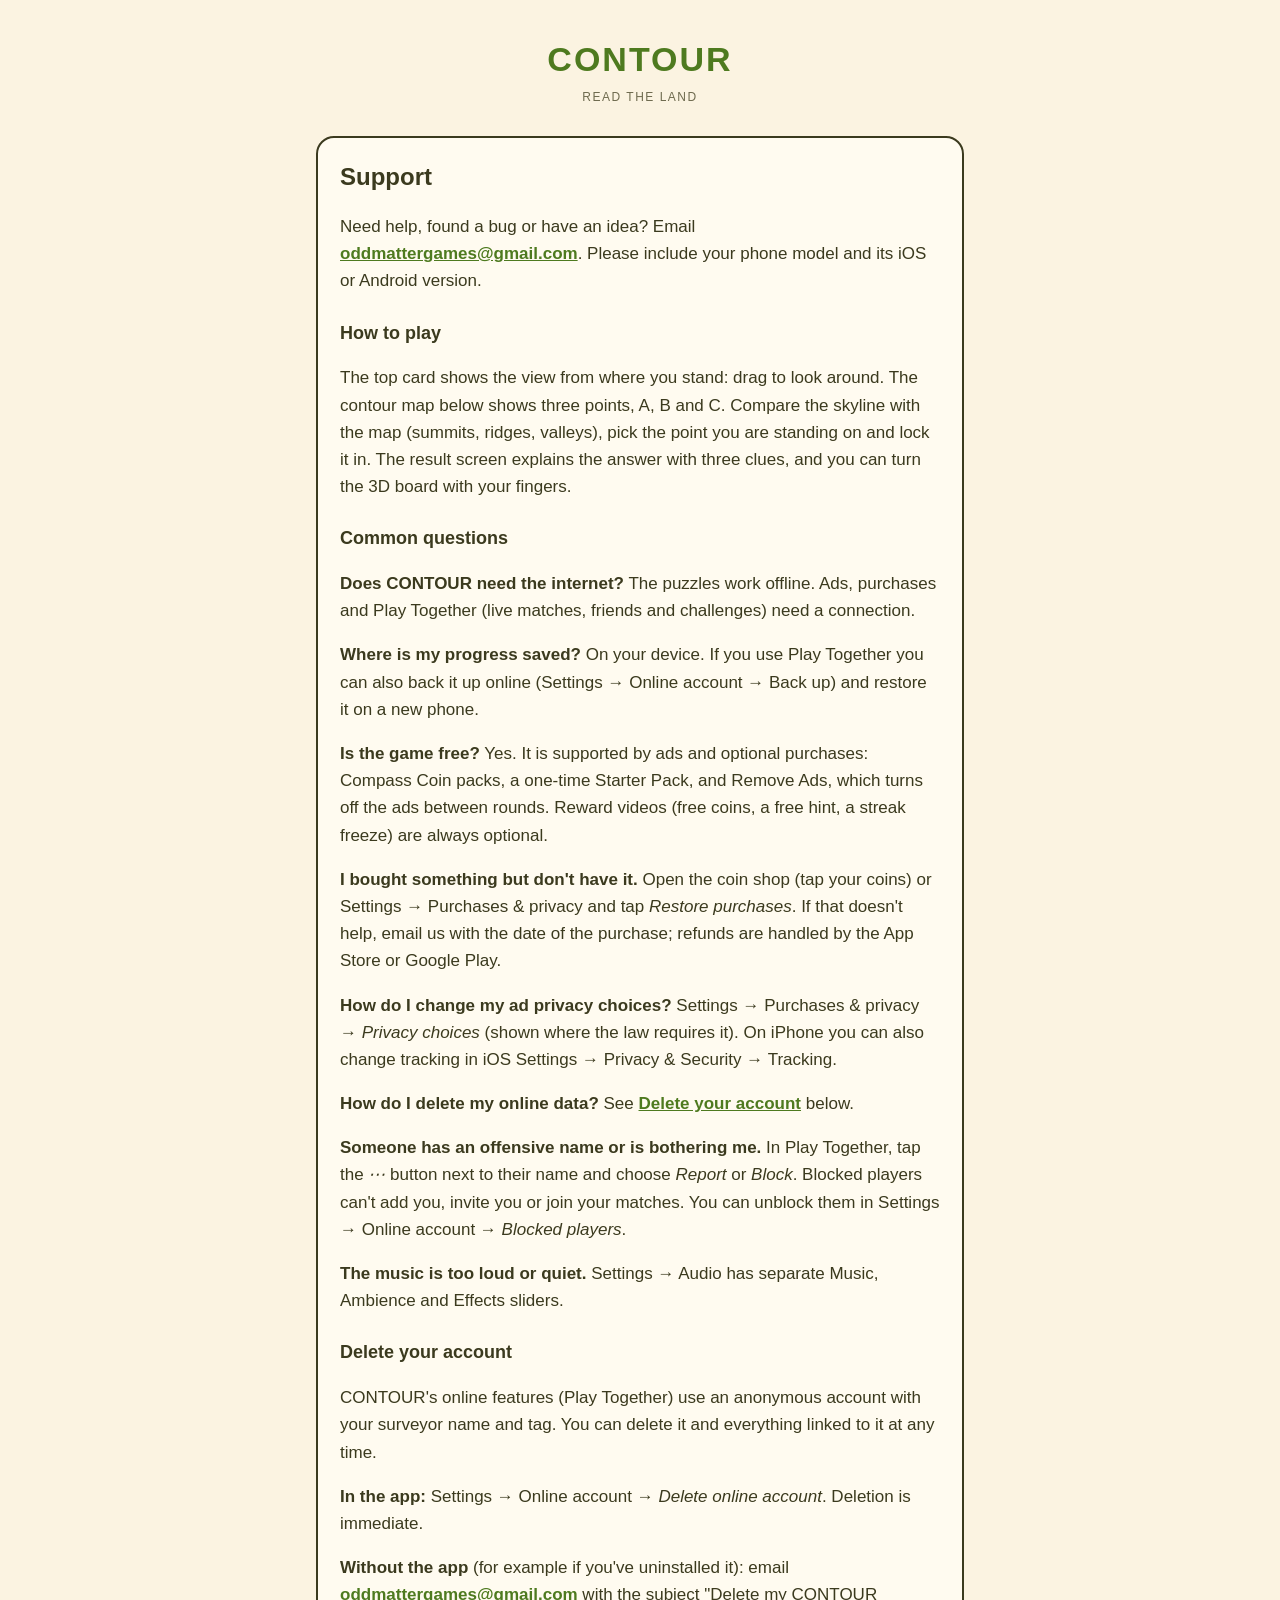
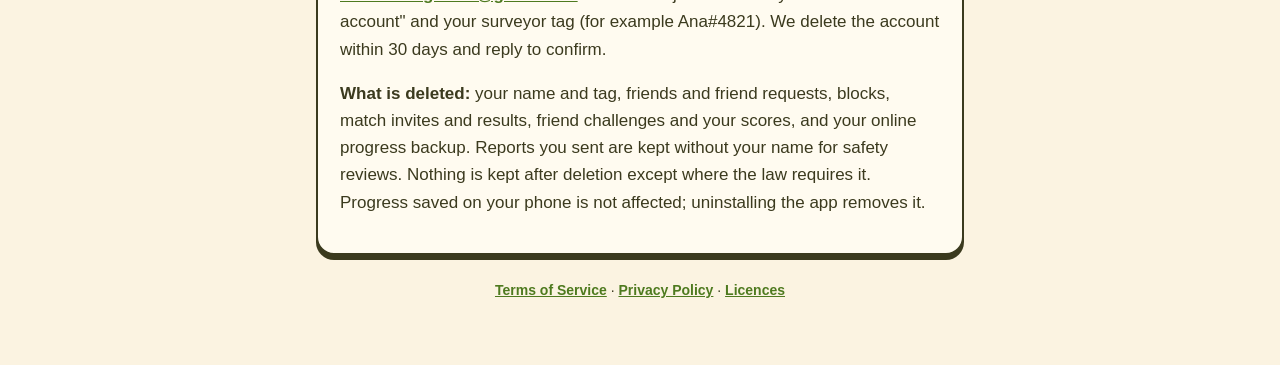
<file: index.html>
<!doctype html>
<html lang="en">
<head>
<meta charset="utf-8">
<meta name="viewport" content="width=device-width, initial-scale=1">
<title>CONTOUR Support</title>
<link rel="stylesheet" href="style.css">
</head>
<body>
<main>
  <header><p class="mark">CONTOUR</p><p class="tag">READ THE LAND</p></header>
  <div class="card">
    <h1>Support</h1>
    <p>Need help, found a bug or have an idea? Email <a href="mailto:oddmattergames@gmail.com">oddmattergames@gmail.com</a>. Please include
    your phone model and its iOS or Android version.</p>

    <h2>How to play</h2>
    <p>The top card shows the view from where you stand: drag to look around. The contour map below shows three
    points, A, B and C. Compare the skyline with the map (summits, ridges, valleys), pick the point you are standing
    on and lock it in. The result screen explains the answer with three clues, and you can turn the 3D board with your
    fingers.</p>

    <h2>Common questions</h2>
    <p><strong>Does CONTOUR need the internet?</strong> The puzzles work offline. Ads, purchases and Play Together
    (live matches, friends and challenges) need a connection.</p>
    <p><strong>Where is my progress saved?</strong> On your device. If you use Play Together you can also back it up
    online (Settings → Online account → Back up) and restore it on a new phone.</p>
    <p><strong>Is the game free?</strong> Yes. It is supported by ads and optional purchases: Compass Coin packs, a
    one-time Starter Pack, and Remove Ads, which turns off the ads between rounds. Reward videos (free coins, a free
    hint, a streak freeze) are always optional.</p>
    <p><strong>I bought something but don't have it.</strong> Open the coin shop (tap your coins) or Settings →
    Purchases &amp; privacy and tap <em>Restore purchases</em>. If that doesn't help, email us with the date of the
    purchase; refunds are handled by the App Store or Google Play.</p>
    <p><strong>How do I change my ad privacy choices?</strong> Settings → Purchases &amp; privacy → <em>Privacy
    choices</em> (shown where the law requires it). On iPhone you can also change tracking in iOS Settings → Privacy
    &amp; Security → Tracking.</p>
    <p><strong>How do I delete my online data?</strong> See <a href="#delete-account">Delete your account</a> below.</p>
    <p><strong>Someone has an offensive name or is bothering me.</strong> In Play Together, tap the <em>⋯</em> button next
    to their name and choose <em>Report</em> or <em>Block</em>. Blocked players can't add you, invite you or join your
    matches. You can unblock them in Settings → Online account → <em>Blocked players</em>.</p>
    <p><strong>The music is too loud or quiet.</strong> Settings → Audio has separate Music, Ambience and Effects
    sliders.</p>

    <h2 id="delete-account">Delete your account</h2>
    <p>CONTOUR's online features (Play Together) use an anonymous account with your surveyor name and tag. You can delete
    it and everything linked to it at any time.</p>
    <p><strong>In the app:</strong> Settings → Online account → <em>Delete online account</em>. Deletion is immediate.</p>
    <p><strong>Without the app</strong> (for example if you've uninstalled it): email
    <a href="mailto:oddmattergames@gmail.com?subject=Delete%20my%20CONTOUR%20account">oddmattergames@gmail.com</a> with the
    subject "Delete my CONTOUR account" and your surveyor tag (for example Ana#4821). We delete the account within
    30 days and reply to confirm.</p>
    <p><strong>What is deleted:</strong> your name and tag, friends and friend requests, blocks, match invites and
    results, friend challenges and your scores, and your online progress backup. Reports you sent are kept without your
    name for safety reviews. Nothing is kept after deletion except where the law requires it. Progress saved on your
    phone is not affected; uninstalling the app removes it.</p>
  </div>
  <nav><a href="terms.html">Terms of Service</a> · <a href="privacy.html">Privacy Policy</a> · <a href="licenses.html">Licences</a></nav>
</main>
</body>
</html>
</file>
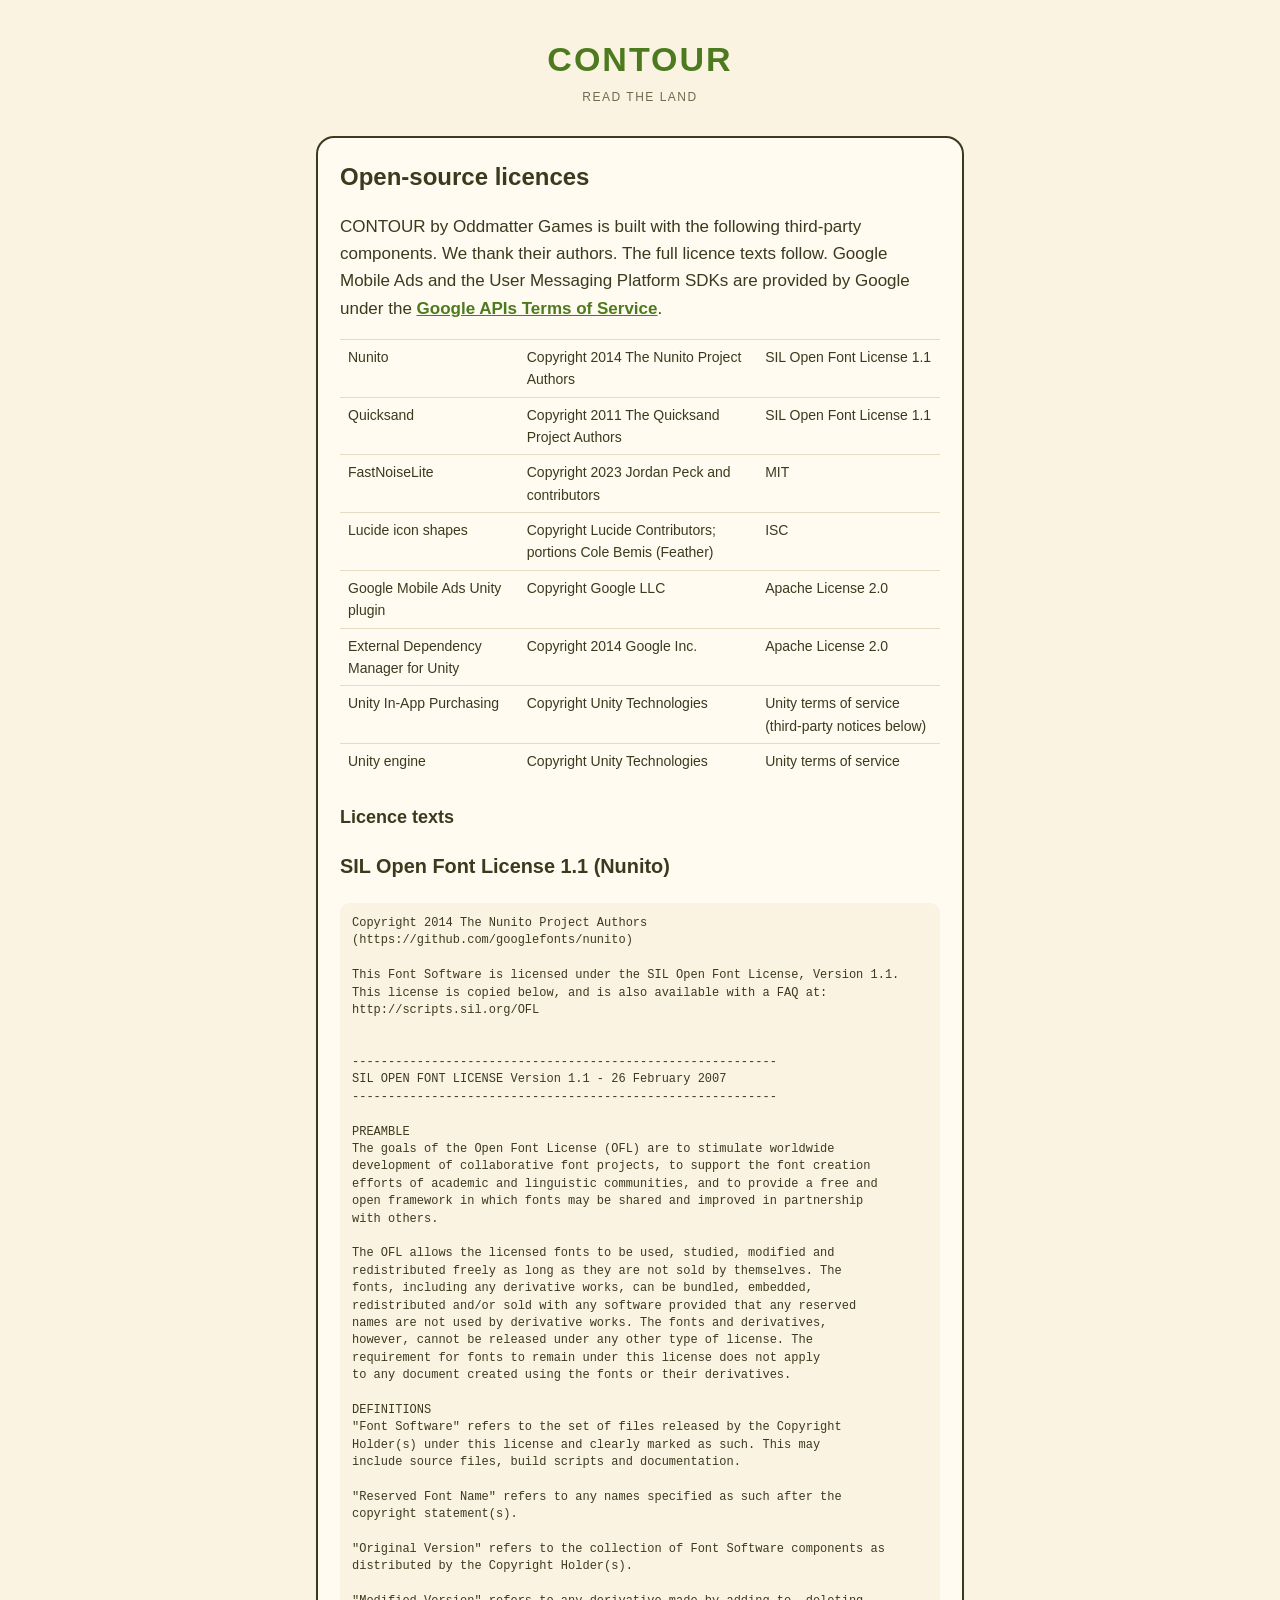
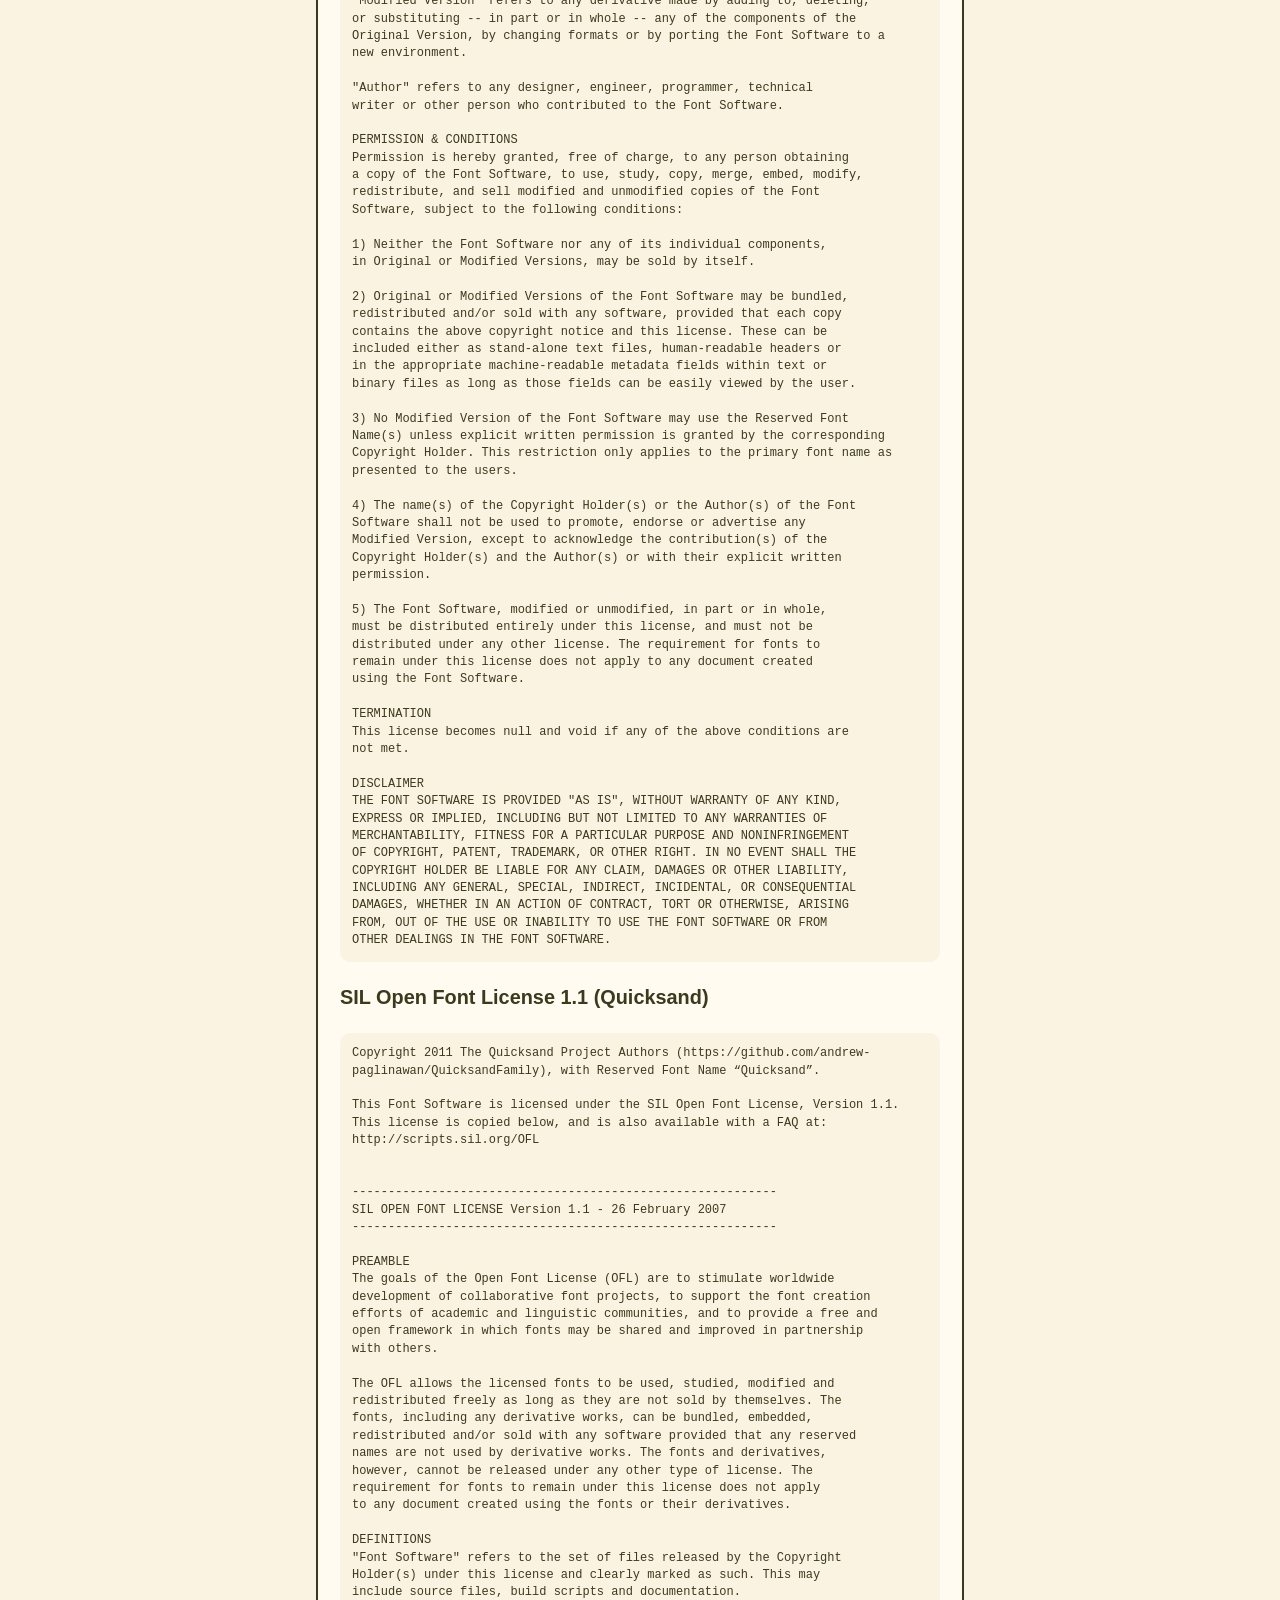
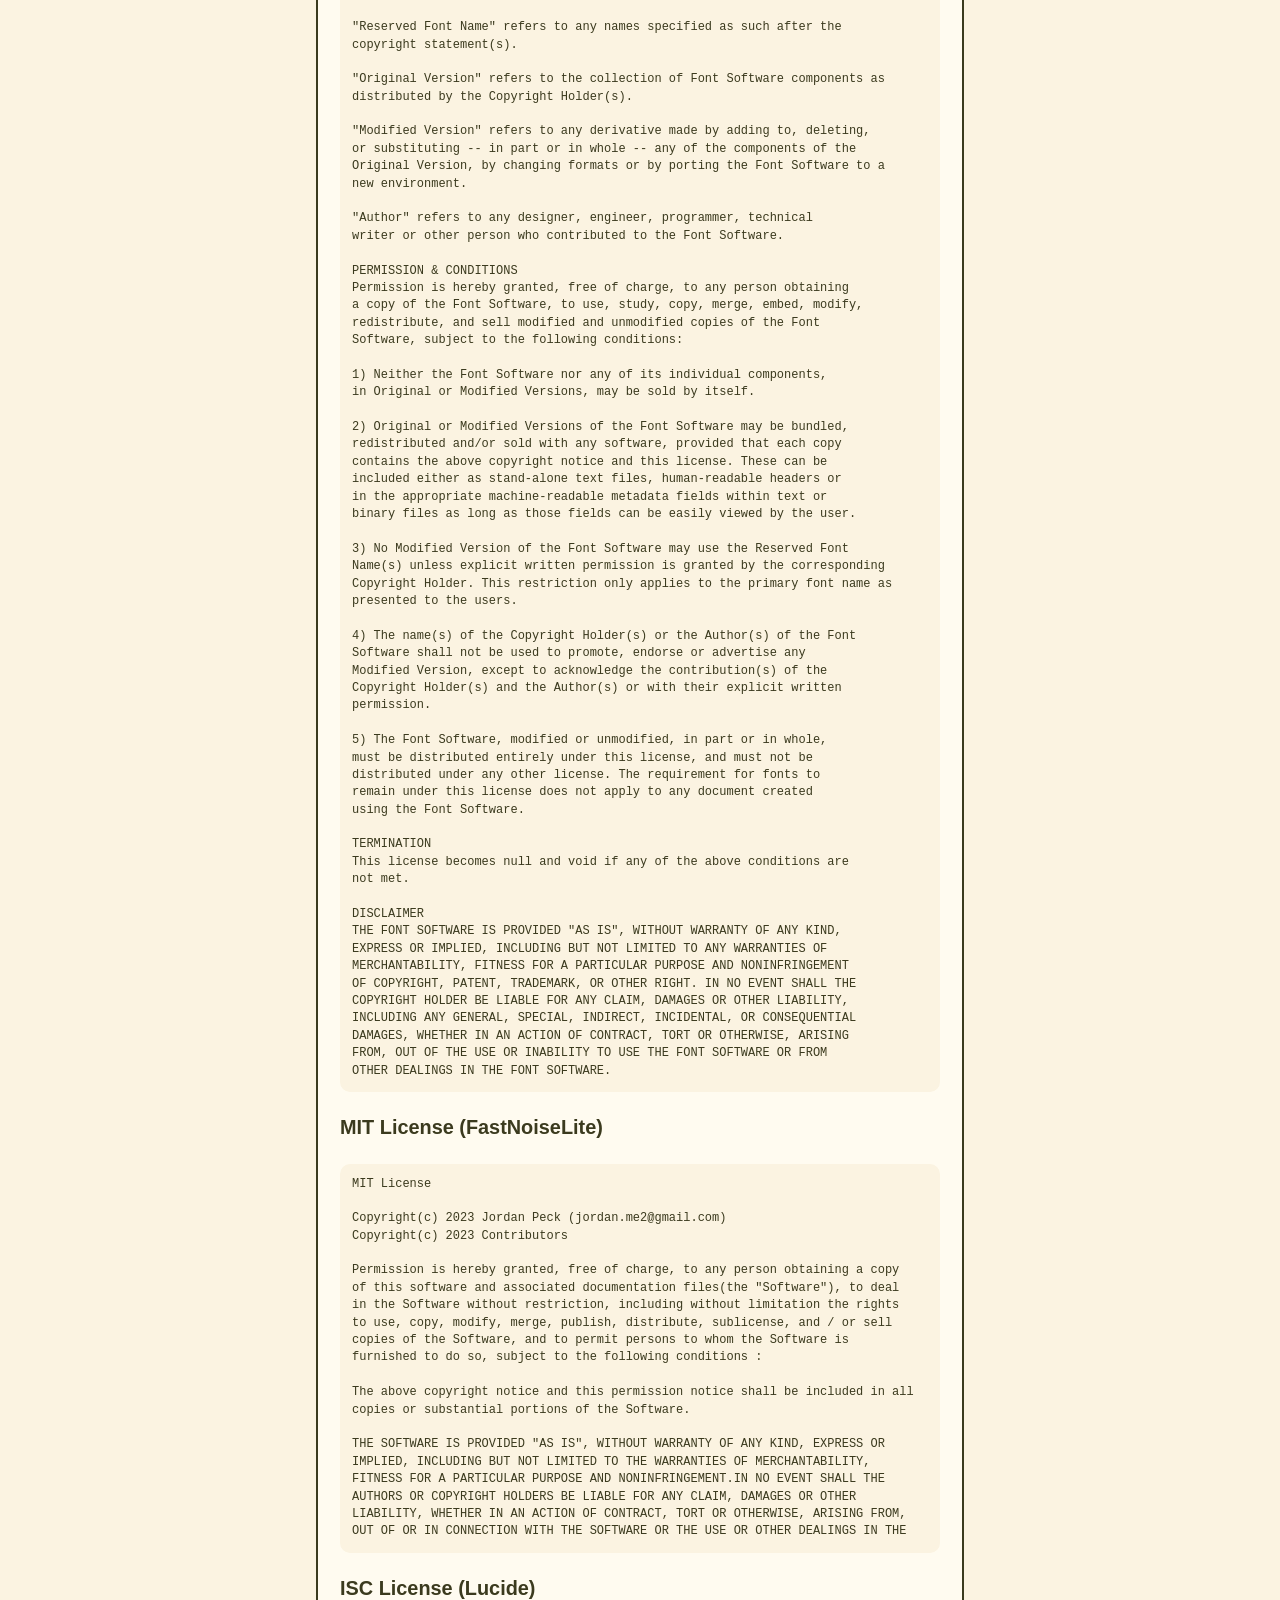
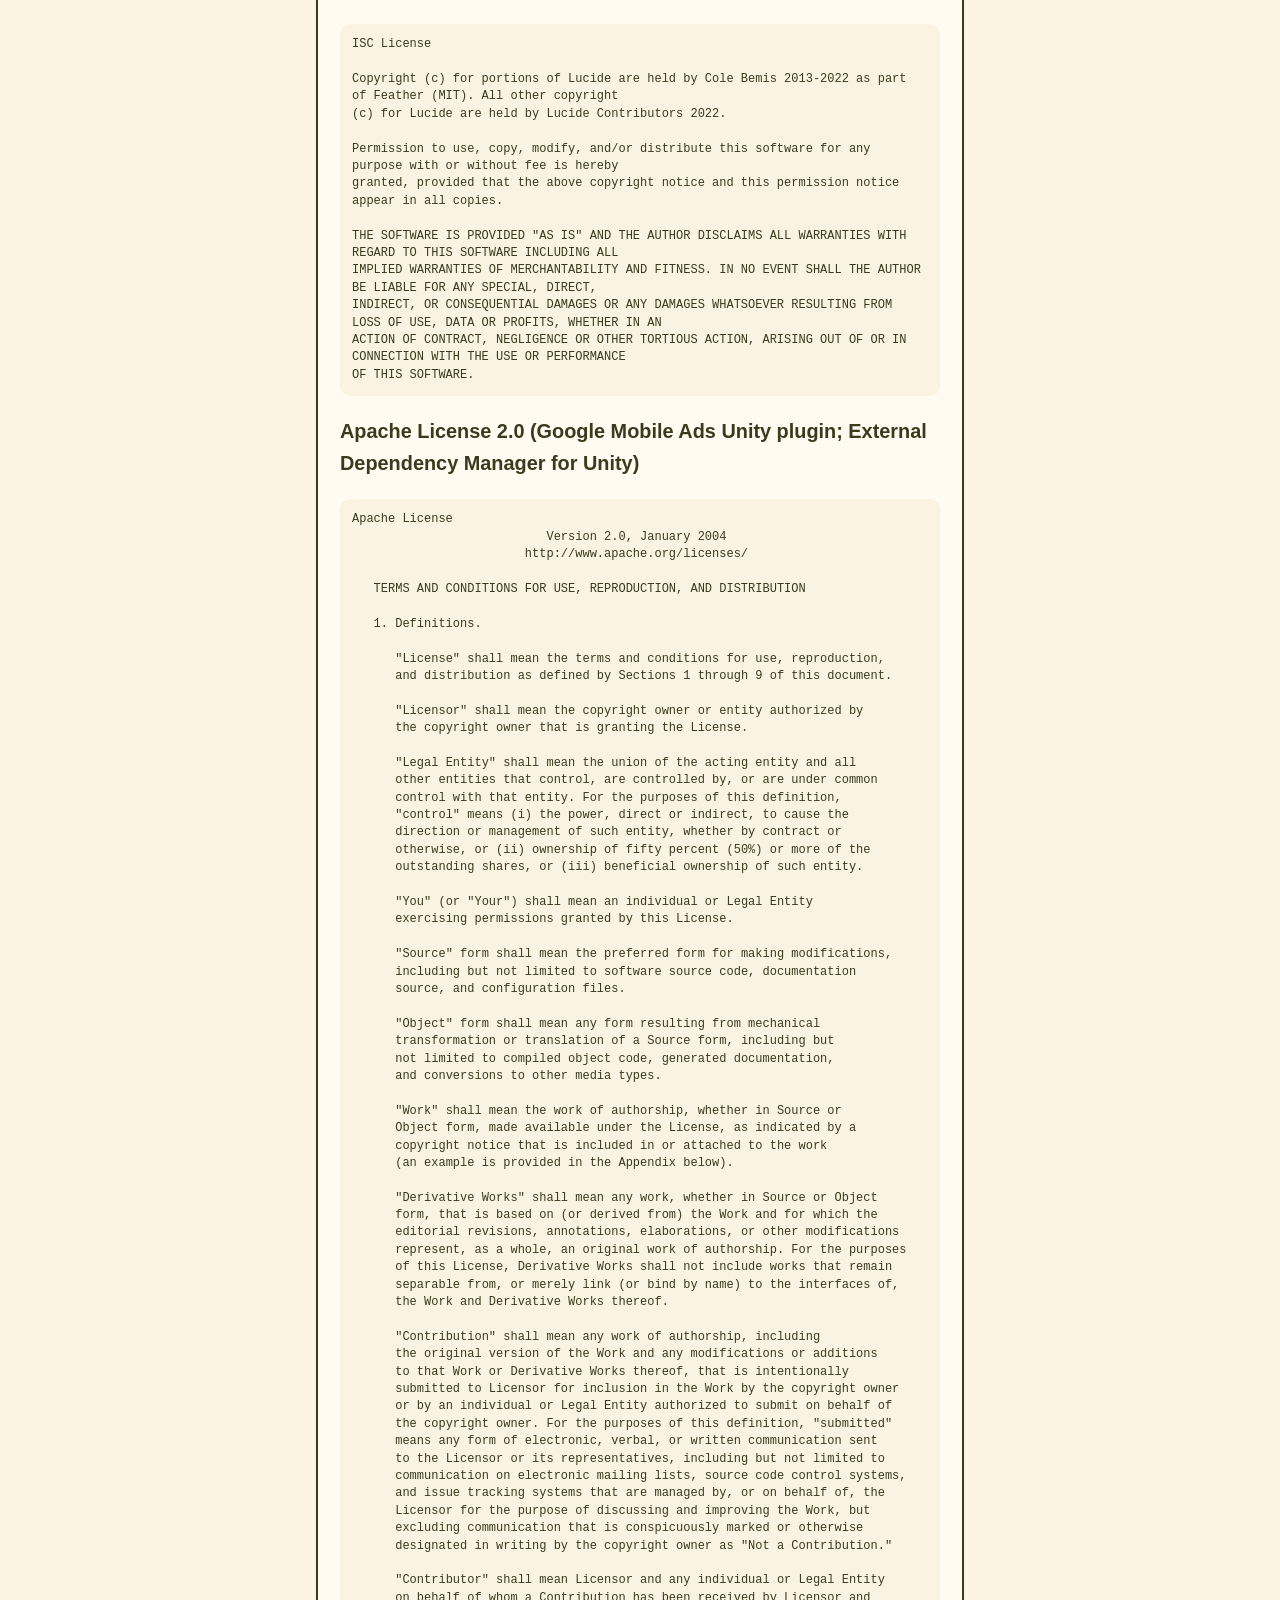
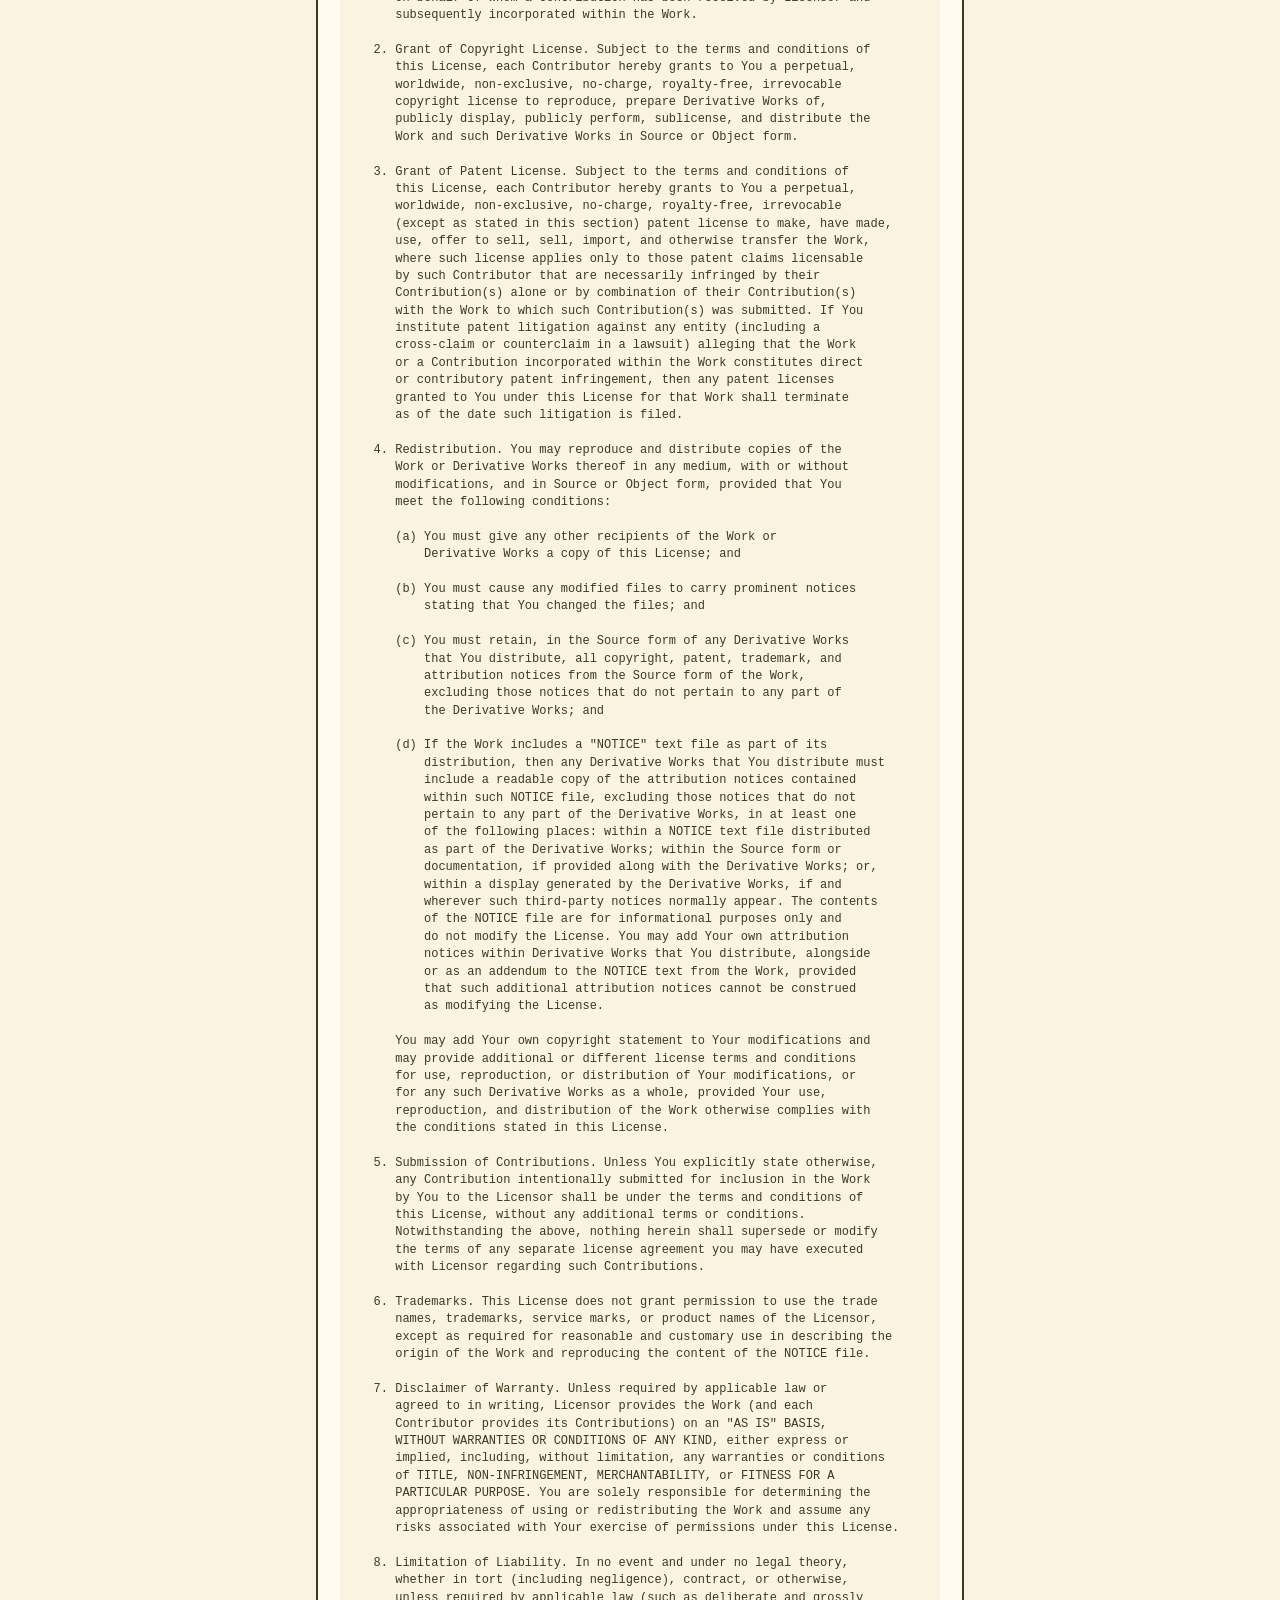
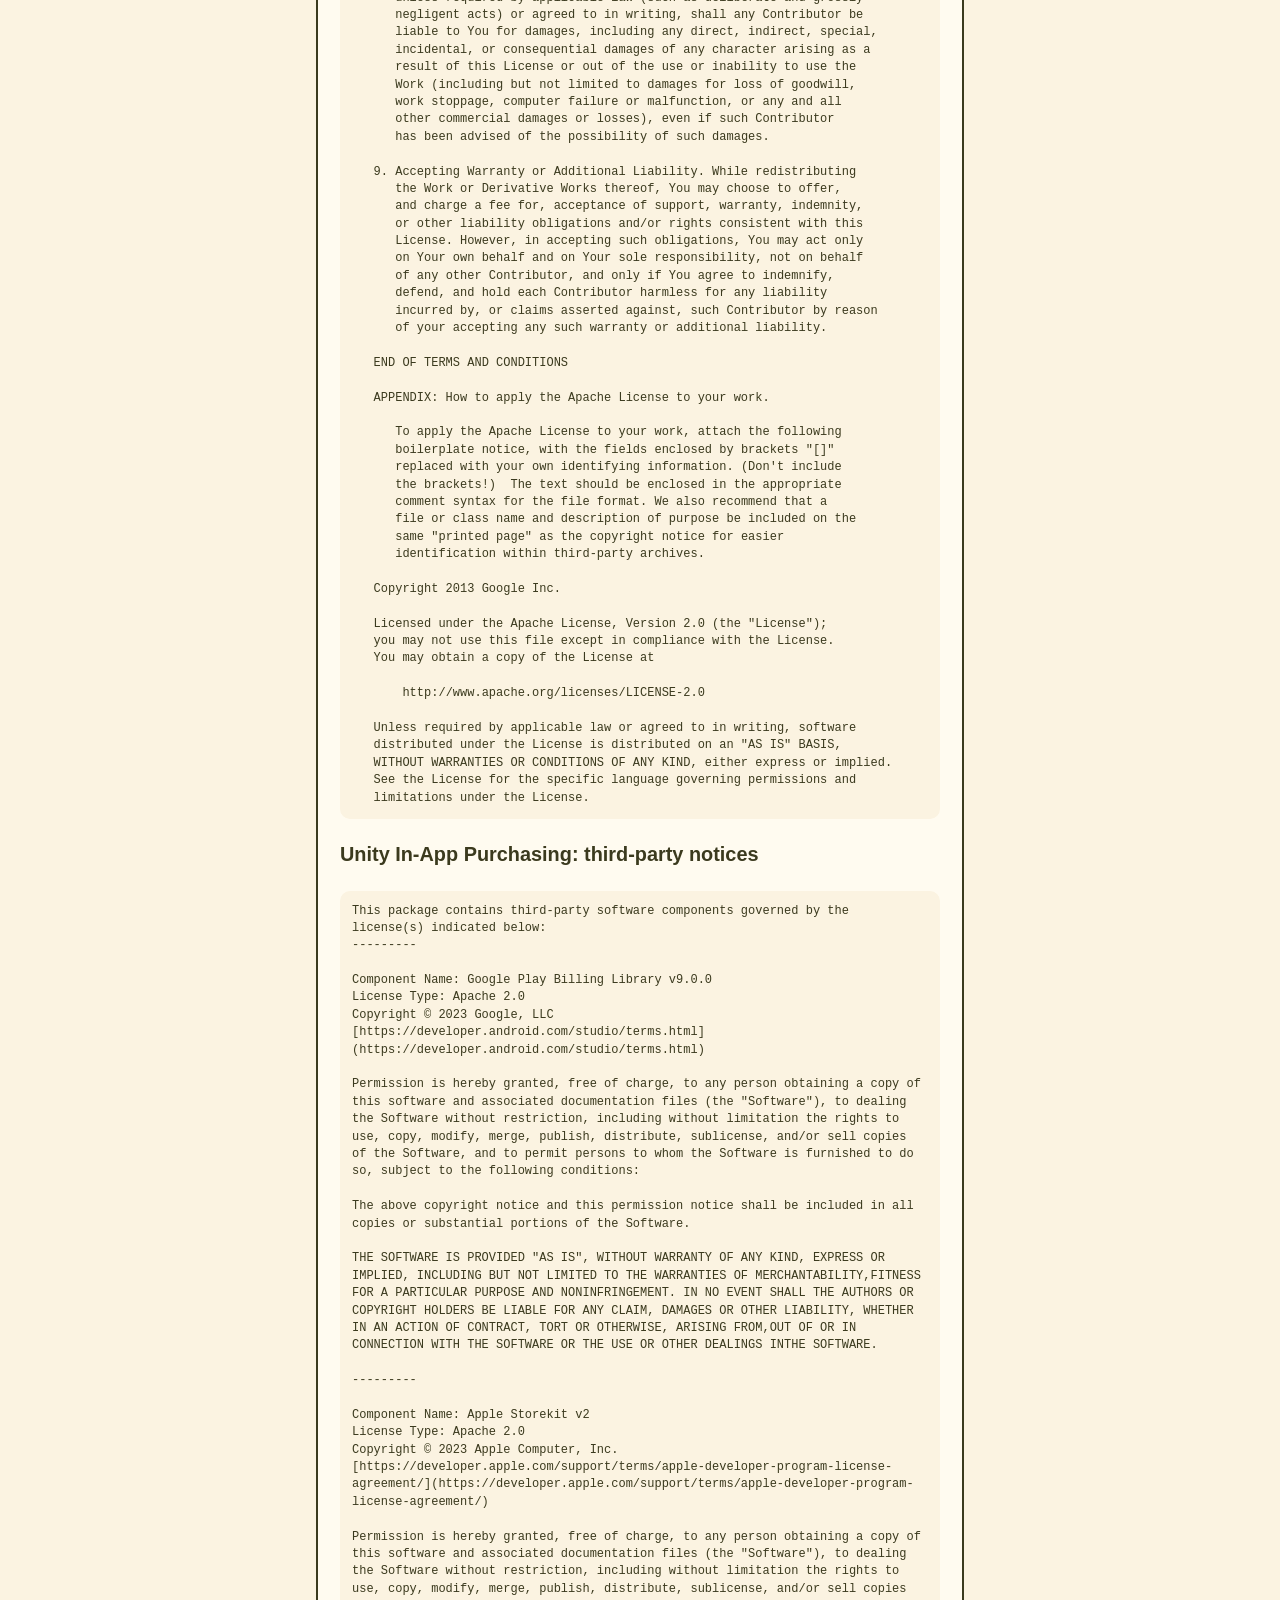
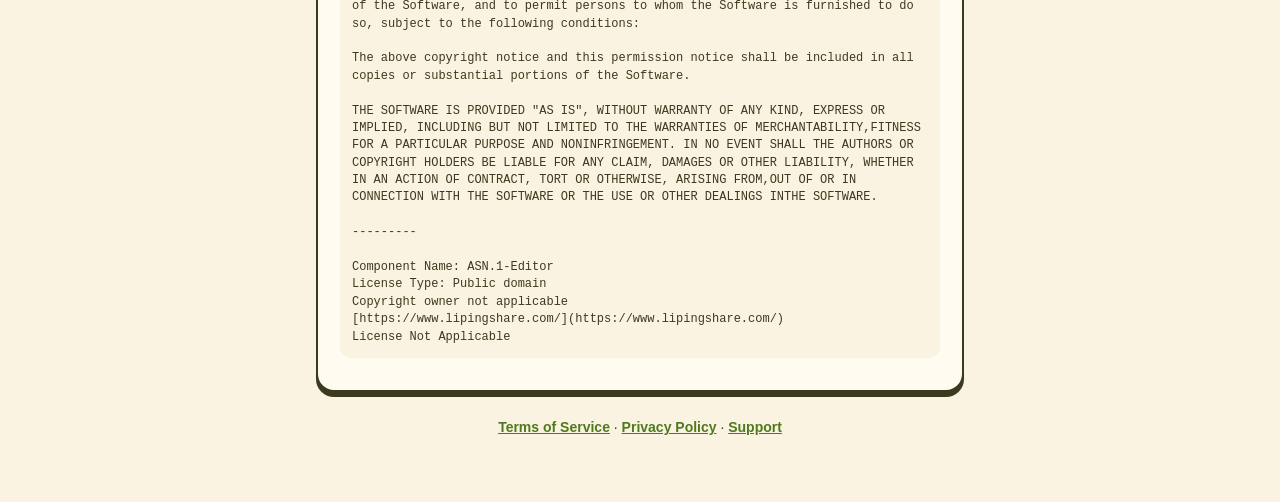
<file: licenses.html>
<!doctype html>
<html lang="en">
<head>
<meta charset="utf-8">
<meta name="viewport" content="width=device-width, initial-scale=1">
<title>CONTOUR Open-Source Licences</title>
<link rel="stylesheet" href="style.css">
<style>
  table { width: 100%; border-collapse: collapse; font-size: 14px; }
  td { padding: 6px 8px; border-top: 1px solid #e4ddc6; vertical-align: top; }
  pre.lic { white-space: pre-wrap; font-size: 12px; line-height: 1.45; background: #fbf3e1; padding: 12px; border-radius: 10px; overflow-x: auto; }
</style>
</head>
<body>
<main>
  <header><p class="mark">CONTOUR</p><p class="tag">READ THE LAND</p></header>
  <div class="card">
    <h1>Open-source licences</h1>
    <p>CONTOUR by Oddmatter Games is built with the following third-party components. We thank their authors. The full
    licence texts follow. Google Mobile Ads and the User Messaging Platform SDKs are provided by Google under the
    <a href="https://developers.google.com/terms">Google APIs Terms of Service</a>.</p>
    <div style="overflow-x:auto"><table>
      <tr><td>Nunito</td><td>Copyright 2014 The Nunito Project Authors</td><td>SIL Open Font License 1.1</td></tr>
      <tr><td>Quicksand</td><td>Copyright 2011 The Quicksand Project Authors</td><td>SIL Open Font License 1.1</td></tr>
      <tr><td>FastNoiseLite</td><td>Copyright 2023 Jordan Peck and contributors</td><td>MIT</td></tr>
      <tr><td>Lucide icon shapes</td><td>Copyright Lucide Contributors; portions Cole Bemis (Feather)</td><td>ISC</td></tr>
      <tr><td>Google Mobile Ads Unity plugin</td><td>Copyright Google LLC</td><td>Apache License 2.0</td></tr>
      <tr><td>External Dependency Manager for Unity</td><td>Copyright 2014 Google Inc.</td><td>Apache License 2.0</td></tr>
      <tr><td>Unity In-App Purchasing</td><td>Copyright Unity Technologies</td><td>Unity terms of service (third-party notices below)</td></tr>
      <tr><td>Unity engine</td><td>Copyright Unity Technologies</td><td>Unity terms of service</td></tr>
    </table></div>
    <h2>Licence texts</h2>
    <h3>SIL Open Font License 1.1 (Nunito)</h3>
    <pre class="lic">Copyright 2014 The Nunito Project Authors (https://github.com/googlefonts/nunito)

This Font Software is licensed under the SIL Open Font License, Version 1.1.
This license is copied below, and is also available with a FAQ at:
http://scripts.sil.org/OFL


-----------------------------------------------------------
SIL OPEN FONT LICENSE Version 1.1 - 26 February 2007
-----------------------------------------------------------

PREAMBLE
The goals of the Open Font License (OFL) are to stimulate worldwide
development of collaborative font projects, to support the font creation
efforts of academic and linguistic communities, and to provide a free and
open framework in which fonts may be shared and improved in partnership
with others.

The OFL allows the licensed fonts to be used, studied, modified and
redistributed freely as long as they are not sold by themselves. The
fonts, including any derivative works, can be bundled, embedded, 
redistributed and/or sold with any software provided that any reserved
names are not used by derivative works. The fonts and derivatives,
however, cannot be released under any other type of license. The
requirement for fonts to remain under this license does not apply
to any document created using the fonts or their derivatives.

DEFINITIONS
&quot;Font Software&quot; refers to the set of files released by the Copyright
Holder(s) under this license and clearly marked as such. This may
include source files, build scripts and documentation.

&quot;Reserved Font Name&quot; refers to any names specified as such after the
copyright statement(s).

&quot;Original Version&quot; refers to the collection of Font Software components as
distributed by the Copyright Holder(s).

&quot;Modified Version&quot; refers to any derivative made by adding to, deleting,
or substituting -- in part or in whole -- any of the components of the
Original Version, by changing formats or by porting the Font Software to a
new environment.

&quot;Author&quot; refers to any designer, engineer, programmer, technical
writer or other person who contributed to the Font Software.

PERMISSION &amp; CONDITIONS
Permission is hereby granted, free of charge, to any person obtaining
a copy of the Font Software, to use, study, copy, merge, embed, modify,
redistribute, and sell modified and unmodified copies of the Font
Software, subject to the following conditions:

1) Neither the Font Software nor any of its individual components,
in Original or Modified Versions, may be sold by itself.

2) Original or Modified Versions of the Font Software may be bundled,
redistributed and/or sold with any software, provided that each copy
contains the above copyright notice and this license. These can be
included either as stand-alone text files, human-readable headers or
in the appropriate machine-readable metadata fields within text or
binary files as long as those fields can be easily viewed by the user.

3) No Modified Version of the Font Software may use the Reserved Font
Name(s) unless explicit written permission is granted by the corresponding
Copyright Holder. This restriction only applies to the primary font name as
presented to the users.

4) The name(s) of the Copyright Holder(s) or the Author(s) of the Font
Software shall not be used to promote, endorse or advertise any
Modified Version, except to acknowledge the contribution(s) of the
Copyright Holder(s) and the Author(s) or with their explicit written
permission.

5) The Font Software, modified or unmodified, in part or in whole,
must be distributed entirely under this license, and must not be
distributed under any other license. The requirement for fonts to
remain under this license does not apply to any document created
using the Font Software.

TERMINATION
This license becomes null and void if any of the above conditions are
not met.

DISCLAIMER
THE FONT SOFTWARE IS PROVIDED &quot;AS IS&quot;, WITHOUT WARRANTY OF ANY KIND,
EXPRESS OR IMPLIED, INCLUDING BUT NOT LIMITED TO ANY WARRANTIES OF
MERCHANTABILITY, FITNESS FOR A PARTICULAR PURPOSE AND NONINFRINGEMENT
OF COPYRIGHT, PATENT, TRADEMARK, OR OTHER RIGHT. IN NO EVENT SHALL THE
COPYRIGHT HOLDER BE LIABLE FOR ANY CLAIM, DAMAGES OR OTHER LIABILITY,
INCLUDING ANY GENERAL, SPECIAL, INDIRECT, INCIDENTAL, OR CONSEQUENTIAL
DAMAGES, WHETHER IN AN ACTION OF CONTRACT, TORT OR OTHERWISE, ARISING
FROM, OUT OF THE USE OR INABILITY TO USE THE FONT SOFTWARE OR FROM
OTHER DEALINGS IN THE FONT SOFTWARE.</pre>
    <h3>SIL Open Font License 1.1 (Quicksand)</h3>
    <pre class="lic">Copyright 2011 The Quicksand Project Authors (https://github.com/andrew-paglinawan/QuicksandFamily), with Reserved Font Name “Quicksand”.

This Font Software is licensed under the SIL Open Font License, Version 1.1.
This license is copied below, and is also available with a FAQ at:
http://scripts.sil.org/OFL


-----------------------------------------------------------
SIL OPEN FONT LICENSE Version 1.1 - 26 February 2007
-----------------------------------------------------------

PREAMBLE
The goals of the Open Font License (OFL) are to stimulate worldwide
development of collaborative font projects, to support the font creation
efforts of academic and linguistic communities, and to provide a free and
open framework in which fonts may be shared and improved in partnership
with others.

The OFL allows the licensed fonts to be used, studied, modified and
redistributed freely as long as they are not sold by themselves. The
fonts, including any derivative works, can be bundled, embedded, 
redistributed and/or sold with any software provided that any reserved
names are not used by derivative works. The fonts and derivatives,
however, cannot be released under any other type of license. The
requirement for fonts to remain under this license does not apply
to any document created using the fonts or their derivatives.

DEFINITIONS
&quot;Font Software&quot; refers to the set of files released by the Copyright
Holder(s) under this license and clearly marked as such. This may
include source files, build scripts and documentation.

&quot;Reserved Font Name&quot; refers to any names specified as such after the
copyright statement(s).

&quot;Original Version&quot; refers to the collection of Font Software components as
distributed by the Copyright Holder(s).

&quot;Modified Version&quot; refers to any derivative made by adding to, deleting,
or substituting -- in part or in whole -- any of the components of the
Original Version, by changing formats or by porting the Font Software to a
new environment.

&quot;Author&quot; refers to any designer, engineer, programmer, technical
writer or other person who contributed to the Font Software.

PERMISSION &amp; CONDITIONS
Permission is hereby granted, free of charge, to any person obtaining
a copy of the Font Software, to use, study, copy, merge, embed, modify,
redistribute, and sell modified and unmodified copies of the Font
Software, subject to the following conditions:

1) Neither the Font Software nor any of its individual components,
in Original or Modified Versions, may be sold by itself.

2) Original or Modified Versions of the Font Software may be bundled,
redistributed and/or sold with any software, provided that each copy
contains the above copyright notice and this license. These can be
included either as stand-alone text files, human-readable headers or
in the appropriate machine-readable metadata fields within text or
binary files as long as those fields can be easily viewed by the user.

3) No Modified Version of the Font Software may use the Reserved Font
Name(s) unless explicit written permission is granted by the corresponding
Copyright Holder. This restriction only applies to the primary font name as
presented to the users.

4) The name(s) of the Copyright Holder(s) or the Author(s) of the Font
Software shall not be used to promote, endorse or advertise any
Modified Version, except to acknowledge the contribution(s) of the
Copyright Holder(s) and the Author(s) or with their explicit written
permission.

5) The Font Software, modified or unmodified, in part or in whole,
must be distributed entirely under this license, and must not be
distributed under any other license. The requirement for fonts to
remain under this license does not apply to any document created
using the Font Software.

TERMINATION
This license becomes null and void if any of the above conditions are
not met.

DISCLAIMER
THE FONT SOFTWARE IS PROVIDED &quot;AS IS&quot;, WITHOUT WARRANTY OF ANY KIND,
EXPRESS OR IMPLIED, INCLUDING BUT NOT LIMITED TO ANY WARRANTIES OF
MERCHANTABILITY, FITNESS FOR A PARTICULAR PURPOSE AND NONINFRINGEMENT
OF COPYRIGHT, PATENT, TRADEMARK, OR OTHER RIGHT. IN NO EVENT SHALL THE
COPYRIGHT HOLDER BE LIABLE FOR ANY CLAIM, DAMAGES OR OTHER LIABILITY,
INCLUDING ANY GENERAL, SPECIAL, INDIRECT, INCIDENTAL, OR CONSEQUENTIAL
DAMAGES, WHETHER IN AN ACTION OF CONTRACT, TORT OR OTHERWISE, ARISING
FROM, OUT OF THE USE OR INABILITY TO USE THE FONT SOFTWARE OR FROM
OTHER DEALINGS IN THE FONT SOFTWARE.</pre>
    <h3>MIT License (FastNoiseLite)</h3>
    <pre class="lic">MIT License

Copyright(c) 2023 Jordan Peck (jordan.me2@gmail.com)
Copyright(c) 2023 Contributors

Permission is hereby granted, free of charge, to any person obtaining a copy
of this software and associated documentation files(the &quot;Software&quot;), to deal
in the Software without restriction, including without limitation the rights
to use, copy, modify, merge, publish, distribute, sublicense, and / or sell
copies of the Software, and to permit persons to whom the Software is
furnished to do so, subject to the following conditions :

The above copyright notice and this permission notice shall be included in all
copies or substantial portions of the Software.

THE SOFTWARE IS PROVIDED &quot;AS IS&quot;, WITHOUT WARRANTY OF ANY KIND, EXPRESS OR
IMPLIED, INCLUDING BUT NOT LIMITED TO THE WARRANTIES OF MERCHANTABILITY,
FITNESS FOR A PARTICULAR PURPOSE AND NONINFRINGEMENT.IN NO EVENT SHALL THE
AUTHORS OR COPYRIGHT HOLDERS BE LIABLE FOR ANY CLAIM, DAMAGES OR OTHER
LIABILITY, WHETHER IN AN ACTION OF CONTRACT, TORT OR OTHERWISE, ARISING FROM,
OUT OF OR IN CONNECTION WITH THE SOFTWARE OR THE USE OR OTHER DEALINGS IN THE</pre>
    <h3>ISC License (Lucide)</h3>
    <pre class="lic">ISC License

Copyright (c) for portions of Lucide are held by Cole Bemis 2013-2022 as part of Feather (MIT). All other copyright
(c) for Lucide are held by Lucide Contributors 2022.

Permission to use, copy, modify, and/or distribute this software for any purpose with or without fee is hereby
granted, provided that the above copyright notice and this permission notice appear in all copies.

THE SOFTWARE IS PROVIDED &quot;AS IS&quot; AND THE AUTHOR DISCLAIMS ALL WARRANTIES WITH REGARD TO THIS SOFTWARE INCLUDING ALL
IMPLIED WARRANTIES OF MERCHANTABILITY AND FITNESS. IN NO EVENT SHALL THE AUTHOR BE LIABLE FOR ANY SPECIAL, DIRECT,
INDIRECT, OR CONSEQUENTIAL DAMAGES OR ANY DAMAGES WHATSOEVER RESULTING FROM LOSS OF USE, DATA OR PROFITS, WHETHER IN AN
ACTION OF CONTRACT, NEGLIGENCE OR OTHER TORTIOUS ACTION, ARISING OUT OF OR IN CONNECTION WITH THE USE OR PERFORMANCE
OF THIS SOFTWARE.</pre>
    <h3>Apache License 2.0 (Google Mobile Ads Unity plugin; External Dependency Manager for Unity)</h3>
    <pre class="lic">Apache License
                           Version 2.0, January 2004
                        http://www.apache.org/licenses/

   TERMS AND CONDITIONS FOR USE, REPRODUCTION, AND DISTRIBUTION

   1. Definitions.

      &quot;License&quot; shall mean the terms and conditions for use, reproduction,
      and distribution as defined by Sections 1 through 9 of this document.

      &quot;Licensor&quot; shall mean the copyright owner or entity authorized by
      the copyright owner that is granting the License.

      &quot;Legal Entity&quot; shall mean the union of the acting entity and all
      other entities that control, are controlled by, or are under common
      control with that entity. For the purposes of this definition,
      &quot;control&quot; means (i) the power, direct or indirect, to cause the
      direction or management of such entity, whether by contract or
      otherwise, or (ii) ownership of fifty percent (50%) or more of the
      outstanding shares, or (iii) beneficial ownership of such entity.

      &quot;You&quot; (or &quot;Your&quot;) shall mean an individual or Legal Entity
      exercising permissions granted by this License.

      &quot;Source&quot; form shall mean the preferred form for making modifications,
      including but not limited to software source code, documentation
      source, and configuration files.

      &quot;Object&quot; form shall mean any form resulting from mechanical
      transformation or translation of a Source form, including but
      not limited to compiled object code, generated documentation,
      and conversions to other media types.

      &quot;Work&quot; shall mean the work of authorship, whether in Source or
      Object form, made available under the License, as indicated by a
      copyright notice that is included in or attached to the work
      (an example is provided in the Appendix below).

      &quot;Derivative Works&quot; shall mean any work, whether in Source or Object
      form, that is based on (or derived from) the Work and for which the
      editorial revisions, annotations, elaborations, or other modifications
      represent, as a whole, an original work of authorship. For the purposes
      of this License, Derivative Works shall not include works that remain
      separable from, or merely link (or bind by name) to the interfaces of,
      the Work and Derivative Works thereof.

      &quot;Contribution&quot; shall mean any work of authorship, including
      the original version of the Work and any modifications or additions
      to that Work or Derivative Works thereof, that is intentionally
      submitted to Licensor for inclusion in the Work by the copyright owner
      or by an individual or Legal Entity authorized to submit on behalf of
      the copyright owner. For the purposes of this definition, &quot;submitted&quot;
      means any form of electronic, verbal, or written communication sent
      to the Licensor or its representatives, including but not limited to
      communication on electronic mailing lists, source code control systems,
      and issue tracking systems that are managed by, or on behalf of, the
      Licensor for the purpose of discussing and improving the Work, but
      excluding communication that is conspicuously marked or otherwise
      designated in writing by the copyright owner as &quot;Not a Contribution.&quot;

      &quot;Contributor&quot; shall mean Licensor and any individual or Legal Entity
      on behalf of whom a Contribution has been received by Licensor and
      subsequently incorporated within the Work.

   2. Grant of Copyright License. Subject to the terms and conditions of
      this License, each Contributor hereby grants to You a perpetual,
      worldwide, non-exclusive, no-charge, royalty-free, irrevocable
      copyright license to reproduce, prepare Derivative Works of,
      publicly display, publicly perform, sublicense, and distribute the
      Work and such Derivative Works in Source or Object form.

   3. Grant of Patent License. Subject to the terms and conditions of
      this License, each Contributor hereby grants to You a perpetual,
      worldwide, non-exclusive, no-charge, royalty-free, irrevocable
      (except as stated in this section) patent license to make, have made,
      use, offer to sell, sell, import, and otherwise transfer the Work,
      where such license applies only to those patent claims licensable
      by such Contributor that are necessarily infringed by their
      Contribution(s) alone or by combination of their Contribution(s)
      with the Work to which such Contribution(s) was submitted. If You
      institute patent litigation against any entity (including a
      cross-claim or counterclaim in a lawsuit) alleging that the Work
      or a Contribution incorporated within the Work constitutes direct
      or contributory patent infringement, then any patent licenses
      granted to You under this License for that Work shall terminate
      as of the date such litigation is filed.

   4. Redistribution. You may reproduce and distribute copies of the
      Work or Derivative Works thereof in any medium, with or without
      modifications, and in Source or Object form, provided that You
      meet the following conditions:

      (a) You must give any other recipients of the Work or
          Derivative Works a copy of this License; and

      (b) You must cause any modified files to carry prominent notices
          stating that You changed the files; and

      (c) You must retain, in the Source form of any Derivative Works
          that You distribute, all copyright, patent, trademark, and
          attribution notices from the Source form of the Work,
          excluding those notices that do not pertain to any part of
          the Derivative Works; and

      (d) If the Work includes a &quot;NOTICE&quot; text file as part of its
          distribution, then any Derivative Works that You distribute must
          include a readable copy of the attribution notices contained
          within such NOTICE file, excluding those notices that do not
          pertain to any part of the Derivative Works, in at least one
          of the following places: within a NOTICE text file distributed
          as part of the Derivative Works; within the Source form or
          documentation, if provided along with the Derivative Works; or,
          within a display generated by the Derivative Works, if and
          wherever such third-party notices normally appear. The contents
          of the NOTICE file are for informational purposes only and
          do not modify the License. You may add Your own attribution
          notices within Derivative Works that You distribute, alongside
          or as an addendum to the NOTICE text from the Work, provided
          that such additional attribution notices cannot be construed
          as modifying the License.

      You may add Your own copyright statement to Your modifications and
      may provide additional or different license terms and conditions
      for use, reproduction, or distribution of Your modifications, or
      for any such Derivative Works as a whole, provided Your use,
      reproduction, and distribution of the Work otherwise complies with
      the conditions stated in this License.

   5. Submission of Contributions. Unless You explicitly state otherwise,
      any Contribution intentionally submitted for inclusion in the Work
      by You to the Licensor shall be under the terms and conditions of
      this License, without any additional terms or conditions.
      Notwithstanding the above, nothing herein shall supersede or modify
      the terms of any separate license agreement you may have executed
      with Licensor regarding such Contributions.

   6. Trademarks. This License does not grant permission to use the trade
      names, trademarks, service marks, or product names of the Licensor,
      except as required for reasonable and customary use in describing the
      origin of the Work and reproducing the content of the NOTICE file.

   7. Disclaimer of Warranty. Unless required by applicable law or
      agreed to in writing, Licensor provides the Work (and each
      Contributor provides its Contributions) on an &quot;AS IS&quot; BASIS,
      WITHOUT WARRANTIES OR CONDITIONS OF ANY KIND, either express or
      implied, including, without limitation, any warranties or conditions
      of TITLE, NON-INFRINGEMENT, MERCHANTABILITY, or FITNESS FOR A
      PARTICULAR PURPOSE. You are solely responsible for determining the
      appropriateness of using or redistributing the Work and assume any
      risks associated with Your exercise of permissions under this License.

   8. Limitation of Liability. In no event and under no legal theory,
      whether in tort (including negligence), contract, or otherwise,
      unless required by applicable law (such as deliberate and grossly
      negligent acts) or agreed to in writing, shall any Contributor be
      liable to You for damages, including any direct, indirect, special,
      incidental, or consequential damages of any character arising as a
      result of this License or out of the use or inability to use the
      Work (including but not limited to damages for loss of goodwill,
      work stoppage, computer failure or malfunction, or any and all
      other commercial damages or losses), even if such Contributor
      has been advised of the possibility of such damages.

   9. Accepting Warranty or Additional Liability. While redistributing
      the Work or Derivative Works thereof, You may choose to offer,
      and charge a fee for, acceptance of support, warranty, indemnity,
      or other liability obligations and/or rights consistent with this
      License. However, in accepting such obligations, You may act only
      on Your own behalf and on Your sole responsibility, not on behalf
      of any other Contributor, and only if You agree to indemnify,
      defend, and hold each Contributor harmless for any liability
      incurred by, or claims asserted against, such Contributor by reason
      of your accepting any such warranty or additional liability.

   END OF TERMS AND CONDITIONS

   APPENDIX: How to apply the Apache License to your work.

      To apply the Apache License to your work, attach the following
      boilerplate notice, with the fields enclosed by brackets &quot;[]&quot;
      replaced with your own identifying information. (Don&#x27;t include
      the brackets!)  The text should be enclosed in the appropriate
      comment syntax for the file format. We also recommend that a
      file or class name and description of purpose be included on the
      same &quot;printed page&quot; as the copyright notice for easier
      identification within third-party archives.

   Copyright 2013 Google Inc.

   Licensed under the Apache License, Version 2.0 (the &quot;License&quot;);
   you may not use this file except in compliance with the License.
   You may obtain a copy of the License at

       http://www.apache.org/licenses/LICENSE-2.0

   Unless required by applicable law or agreed to in writing, software
   distributed under the License is distributed on an &quot;AS IS&quot; BASIS,
   WITHOUT WARRANTIES OR CONDITIONS OF ANY KIND, either express or implied.
   See the License for the specific language governing permissions and
   limitations under the License.</pre>
    <h3>Unity In-App Purchasing: third-party notices</h3>
    <pre class="lic">This package contains third-party software components governed by the license(s) indicated below:
---------

Component Name: Google Play Billing Library v9.0.0
License Type: Apache 2.0
Copyright © 2023 Google, LLC
[https://developer.android.com/studio/terms.html](https://developer.android.com/studio/terms.html)

Permission is hereby granted, free of charge, to any person obtaining a copy of this software and associated documentation files (the &quot;Software&quot;), to dealing the Software without restriction, including without limitation the rights to use, copy, modify, merge, publish, distribute, sublicense, and/or sell copies of the Software, and to permit persons to whom the Software is furnished to do so, subject to the following conditions:

The above copyright notice and this permission notice shall be included in all copies or substantial portions of the Software.

THE SOFTWARE IS PROVIDED &quot;AS IS&quot;, WITHOUT WARRANTY OF ANY KIND, EXPRESS OR IMPLIED, INCLUDING BUT NOT LIMITED TO THE WARRANTIES OF MERCHANTABILITY,FITNESS FOR A PARTICULAR PURPOSE AND NONINFRINGEMENT. IN NO EVENT SHALL THE AUTHORS OR COPYRIGHT HOLDERS BE LIABLE FOR ANY CLAIM, DAMAGES OR OTHER LIABILITY, WHETHER IN AN ACTION OF CONTRACT, TORT OR OTHERWISE, ARISING FROM,OUT OF OR IN CONNECTION WITH THE SOFTWARE OR THE USE OR OTHER DEALINGS INTHE SOFTWARE.

---------

Component Name: Apple Storekit v2
License Type: Apache 2.0
Copyright © 2023 Apple Computer, Inc.
[https://developer.apple.com/support/terms/apple-developer-program-license-agreement/](https://developer.apple.com/support/terms/apple-developer-program-license-agreement/)

Permission is hereby granted, free of charge, to any person obtaining a copy of this software and associated documentation files (the &quot;Software&quot;), to dealing the Software without restriction, including without limitation the rights to use, copy, modify, merge, publish, distribute, sublicense, and/or sell copies of the Software, and to permit persons to whom the Software is furnished to do so, subject to the following conditions:

The above copyright notice and this permission notice shall be included in all copies or substantial portions of the Software.

THE SOFTWARE IS PROVIDED &quot;AS IS&quot;, WITHOUT WARRANTY OF ANY KIND, EXPRESS OR IMPLIED, INCLUDING BUT NOT LIMITED TO THE WARRANTIES OF MERCHANTABILITY,FITNESS FOR A PARTICULAR PURPOSE AND NONINFRINGEMENT. IN NO EVENT SHALL THE AUTHORS OR COPYRIGHT HOLDERS BE LIABLE FOR ANY CLAIM, DAMAGES OR OTHER LIABILITY, WHETHER IN AN ACTION OF CONTRACT, TORT OR OTHERWISE, ARISING FROM,OUT OF OR IN CONNECTION WITH THE SOFTWARE OR THE USE OR OTHER DEALINGS INTHE SOFTWARE.

---------

Component Name: ASN.1-Editor
License Type: Public domain
Copyright owner not applicable
[https://www.lipingshare.com/](https://www.lipingshare.com/)
License Not Applicable</pre>
  </div>
  <nav><a href="terms.html">Terms of Service</a> · <a href="privacy.html">Privacy Policy</a> · <a href="support.html">Support</a></nav>
</main>
</body>
</html>
</file>
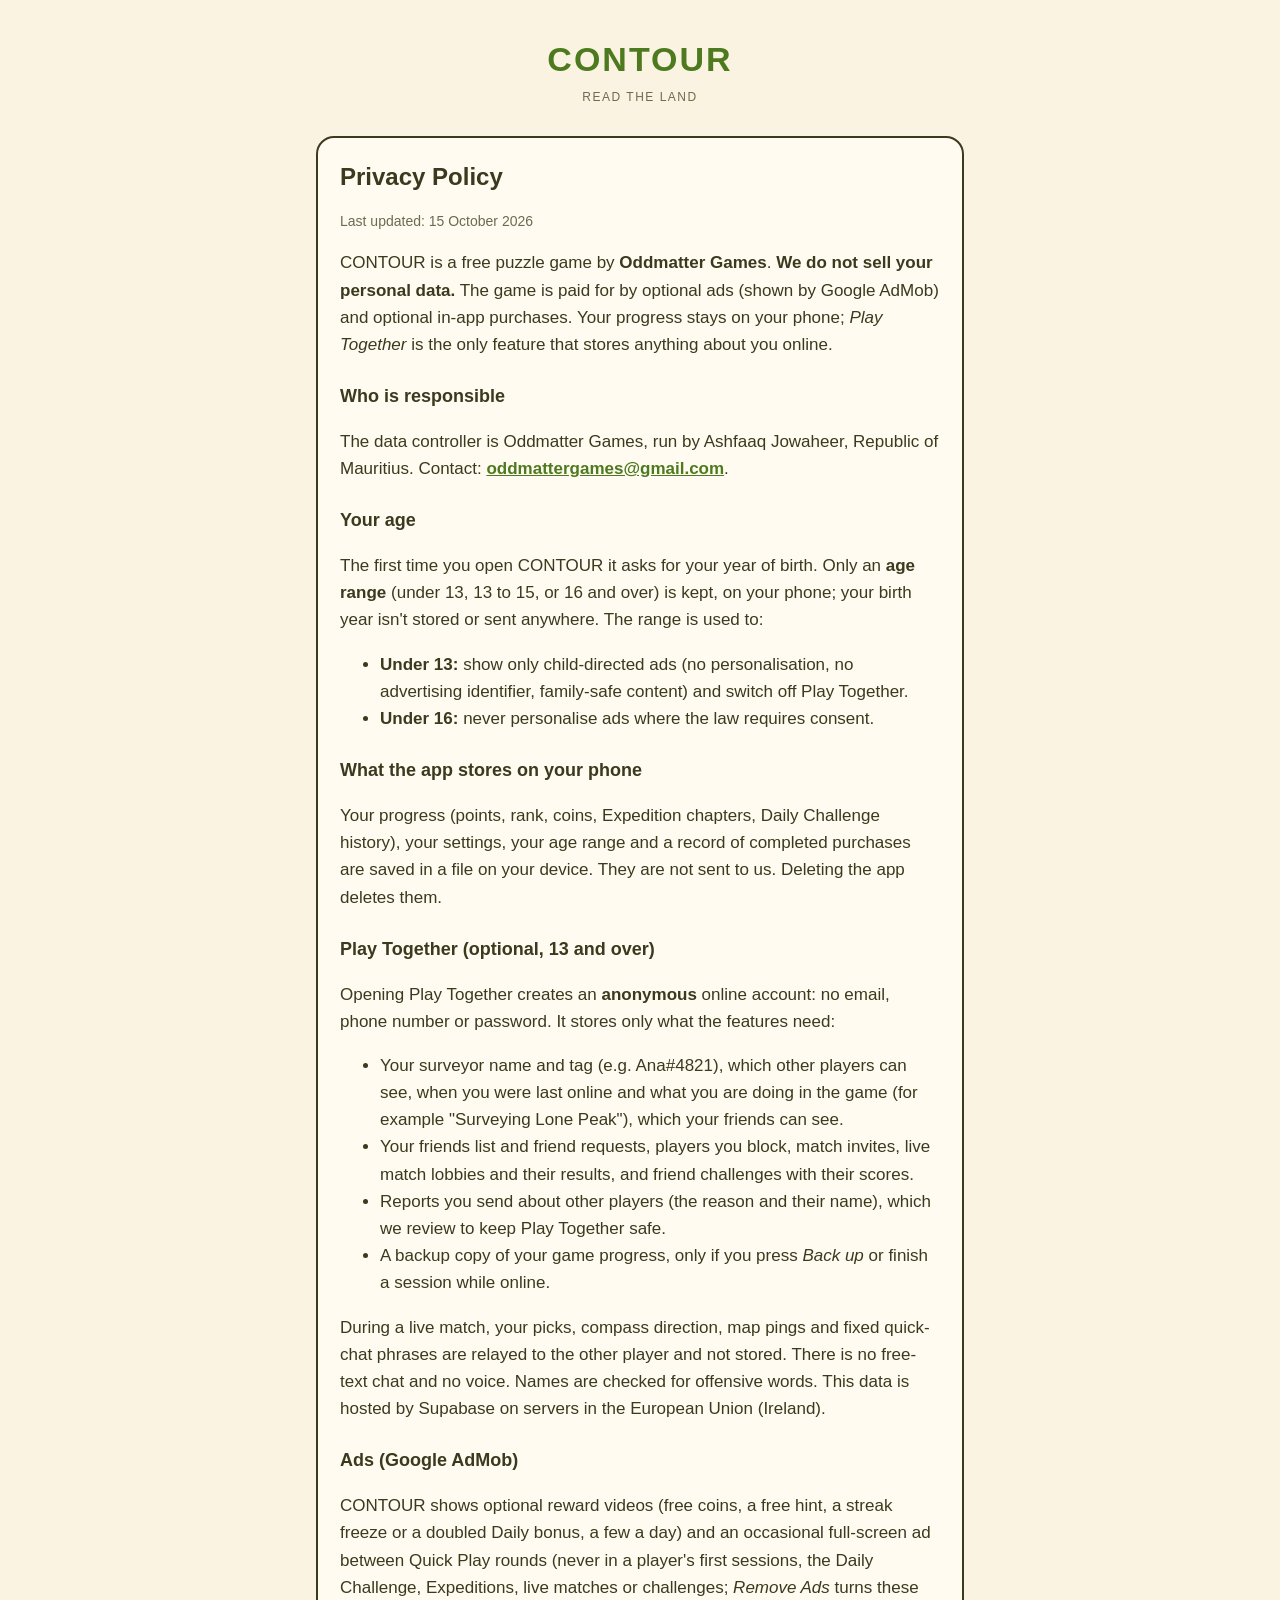
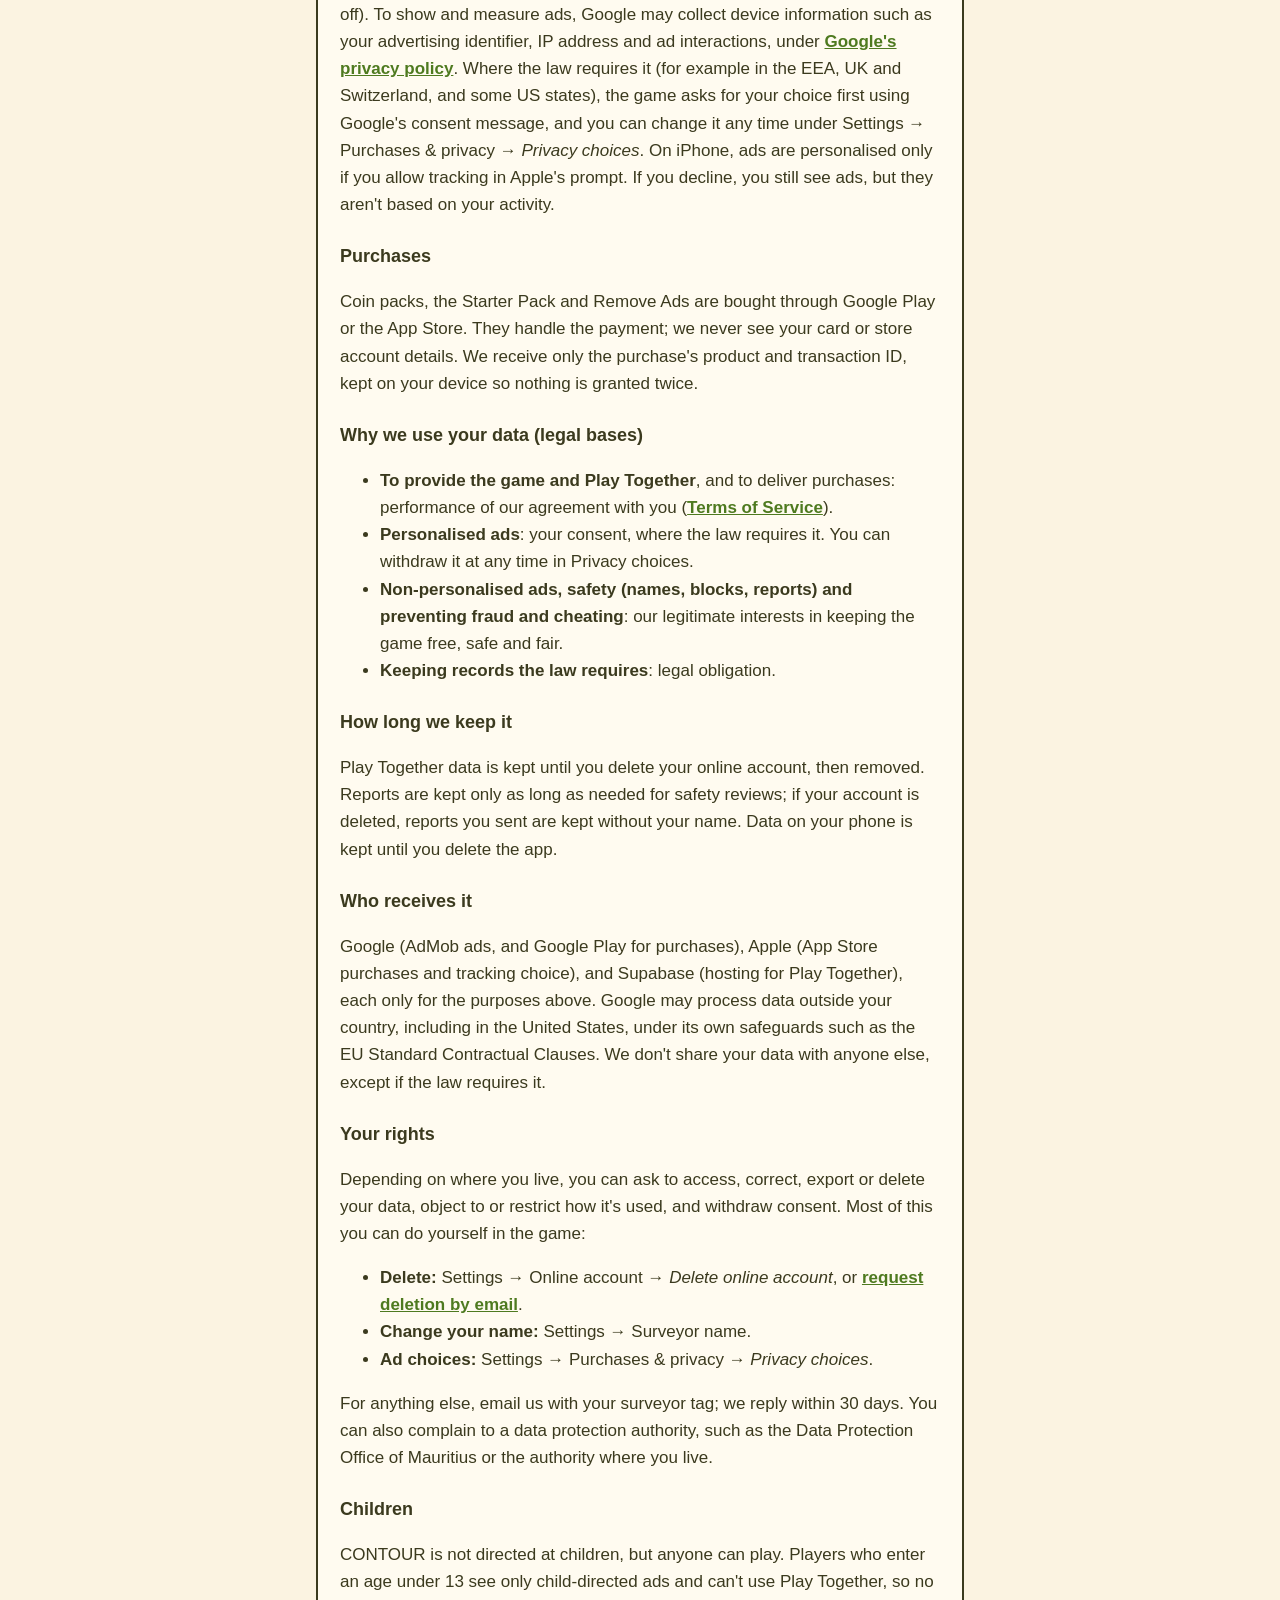
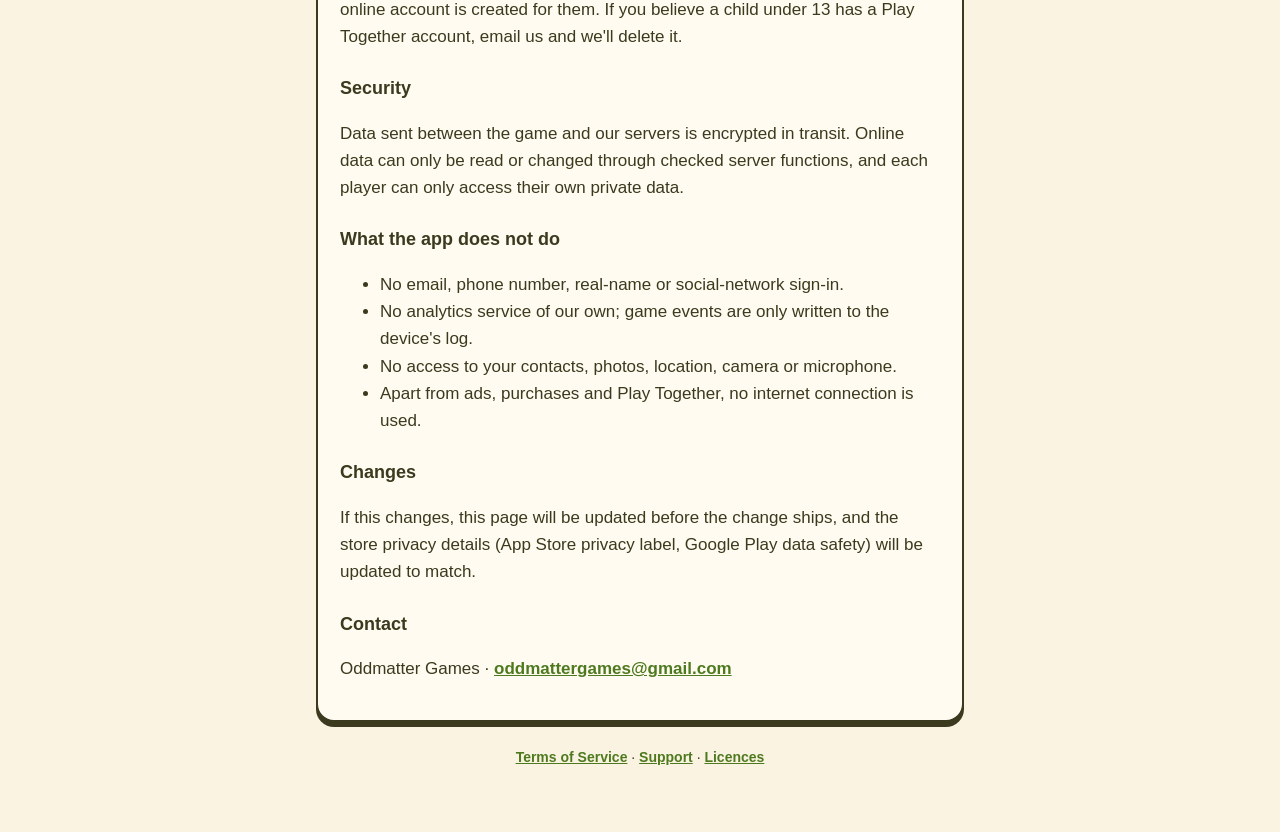
<file: privacy.html>
<!doctype html>
<html lang="en">
<head>
<meta charset="utf-8">
<meta name="viewport" content="width=device-width, initial-scale=1">
<title>CONTOUR Privacy Policy</title>
<link rel="stylesheet" href="style.css">
</head>
<body>
<main>
  <header><p class="mark">CONTOUR</p><p class="tag">READ THE LAND</p></header>
  <div class="card">
    <h1>Privacy Policy</h1>
    <p class="muted">Last updated: 15 October 2026</p>

    <p>CONTOUR is a free puzzle game by <strong>Oddmatter Games</strong>. <strong>We do not sell your personal data.</strong>
    The game is paid for by optional ads (shown by Google AdMob) and optional in-app purchases. Your progress stays on
    your phone; <em>Play Together</em> is the only feature that stores anything about you online.</p>

    <h2>Who is responsible</h2>
    <p>The data controller is Oddmatter Games, run by Ashfaaq Jowaheer, Republic of Mauritius. Contact:
    <a href="mailto:oddmattergames@gmail.com">oddmattergames@gmail.com</a>.</p>

    <h2>Your age</h2>
    <p>The first time you open CONTOUR it asks for your year of birth. Only an <strong>age range</strong> (under 13, 13 to
    15, or 16 and over) is kept, on your phone; your birth year isn't stored or sent anywhere. The range is used to:</p>
    <ul>
      <li><strong>Under 13:</strong> show only child-directed ads (no personalisation, no advertising identifier,
      family-safe content) and switch off Play Together.</li>
      <li><strong>Under 16:</strong> never personalise ads where the law requires consent.</li>
    </ul>

    <h2>What the app stores on your phone</h2>
    <p>Your progress (points, rank, coins, Expedition chapters, Daily Challenge history), your settings, your age range
    and a record of completed purchases are saved in a file on your device. They are not sent to us. Deleting the app
    deletes them.</p>

    <h2>Play Together (optional, 13 and over)</h2>
    <p>Opening Play Together creates an <strong>anonymous</strong> online account: no email, phone number or password. It
    stores only what the features need:</p>
    <ul>
      <li>Your surveyor name and tag (e.g. Ana#4821), which other players can see, when you were last online and what you
      are doing in the game (for example "Surveying Lone Peak"), which your friends can see.</li>
      <li>Your friends list and friend requests, players you block, match invites, live match lobbies and their results,
      and friend challenges with their scores.</li>
      <li>Reports you send about other players (the reason and their name), which we review to keep Play Together safe.</li>
      <li>A backup copy of your game progress, only if you press <em>Back up</em> or finish a session while online.</li>
    </ul>
    <p>During a live match, your picks, compass direction, map pings and fixed quick-chat phrases are relayed to the other
    player and not stored. There is no free-text chat and no voice. Names are checked for offensive words. This data is
    hosted by Supabase on servers in the European Union (Ireland).</p>

    <h2>Ads (Google AdMob)</h2>
    <p>CONTOUR shows optional reward videos (free coins, a free hint, a streak freeze or a doubled Daily bonus, a few a day)
    and an occasional full-screen ad between Quick Play rounds (never in a player's first sessions, the Daily Challenge,
    Expeditions, live matches or challenges; <em>Remove Ads</em> turns these off). To show and measure ads, Google may
    collect device information such as your advertising identifier, IP address and ad interactions, under
    <a href="https://policies.google.com/technologies/partner-sites">Google's privacy policy</a>. Where the law requires it
    (for example in the EEA, UK and Switzerland, and some US states), the game asks for your choice first using Google's
    consent message, and you can change it any time under Settings → Purchases &amp; privacy → <em>Privacy choices</em>.
    On iPhone, ads are personalised only if you allow tracking in Apple's prompt. If you decline, you still see ads, but
    they aren't based on your activity.</p>

    <h2>Purchases</h2>
    <p>Coin packs, the Starter Pack and Remove Ads are bought through Google Play or the App Store. They handle the payment;
    we never see your card or store account details. We receive only the purchase's product and transaction ID, kept on
    your device so nothing is granted twice.</p>

    <h2>Why we use your data (legal bases)</h2>
    <ul>
      <li><strong>To provide the game and Play Together</strong>, and to deliver purchases: performance of our agreement with
      you (<a href="terms.html">Terms of Service</a>).</li>
      <li><strong>Personalised ads</strong>: your consent, where the law requires it. You can withdraw it at any time in
      Privacy choices.</li>
      <li><strong>Non-personalised ads, safety (names, blocks, reports) and preventing fraud and cheating</strong>: our
      legitimate interests in keeping the game free, safe and fair.</li>
      <li><strong>Keeping records the law requires</strong>: legal obligation.</li>
    </ul>

    <h2>How long we keep it</h2>
    <p>Play Together data is kept until you delete your online account, then removed. Reports are kept only as long as
    needed for safety reviews; if your account is deleted, reports you sent are kept without your name. Data on your phone
    is kept until you delete the app.</p>

    <h2>Who receives it</h2>
    <p>Google (AdMob ads, and Google Play for purchases), Apple (App Store purchases and tracking choice), and Supabase
    (hosting for Play Together), each only for the purposes above. Google may process data outside your country,
    including in the United States, under its own safeguards such as the EU Standard Contractual Clauses. We don't share
    your data with anyone else, except if the law requires it.</p>

    <h2>Your rights</h2>
    <p>Depending on where you live, you can ask to access, correct, export or delete your data, object to or restrict how
    it's used, and withdraw consent. Most of this you can do yourself in the game:</p>
    <ul>
      <li><strong>Delete:</strong> Settings → Online account → <em>Delete online account</em>, or
      <a href="support.html#delete-account">request deletion by email</a>.</li>
      <li><strong>Change your name:</strong> Settings → Surveyor name.</li>
      <li><strong>Ad choices:</strong> Settings → Purchases &amp; privacy → <em>Privacy choices</em>.</li>
    </ul>
    <p>For anything else, email us with your surveyor tag; we reply within 30 days. You can also complain to a data
    protection authority, such as the Data Protection Office of Mauritius or the authority where you live.</p>

    <h2>Children</h2>
    <p>CONTOUR is not directed at children, but anyone can play. Players who enter an age under 13 see only child-directed
    ads and can't use Play Together, so no online account is created for them. If you believe a child under 13 has a Play
    Together account, email us and we'll delete it.</p>

    <h2>Security</h2>
    <p>Data sent between the game and our servers is encrypted in transit. Online data can only be read or changed through
    checked server functions, and each player can only access their own private data.</p>

    <h2>What the app does not do</h2>
    <ul>
      <li>No email, phone number, real-name or social-network sign-in.</li>
      <li>No analytics service of our own; game events are only written to the device's log.</li>
      <li>No access to your contacts, photos, location, camera or microphone.</li>
      <li>Apart from ads, purchases and Play Together, no internet connection is used.</li>
    </ul>

    <h2>Changes</h2>
    <p>If this changes, this page will be updated before the change ships, and the store privacy details (App Store
    privacy label, Google Play data safety) will be updated to match.</p>

    <h2>Contact</h2>
    <p>Oddmatter Games · <a href="mailto:oddmattergames@gmail.com">oddmattergames@gmail.com</a></p>
  </div>
  <nav><a href="terms.html">Terms of Service</a> · <a href="support.html">Support</a> · <a href="licenses.html">Licences</a></nav>
</main>
</body>
</html>
</file>
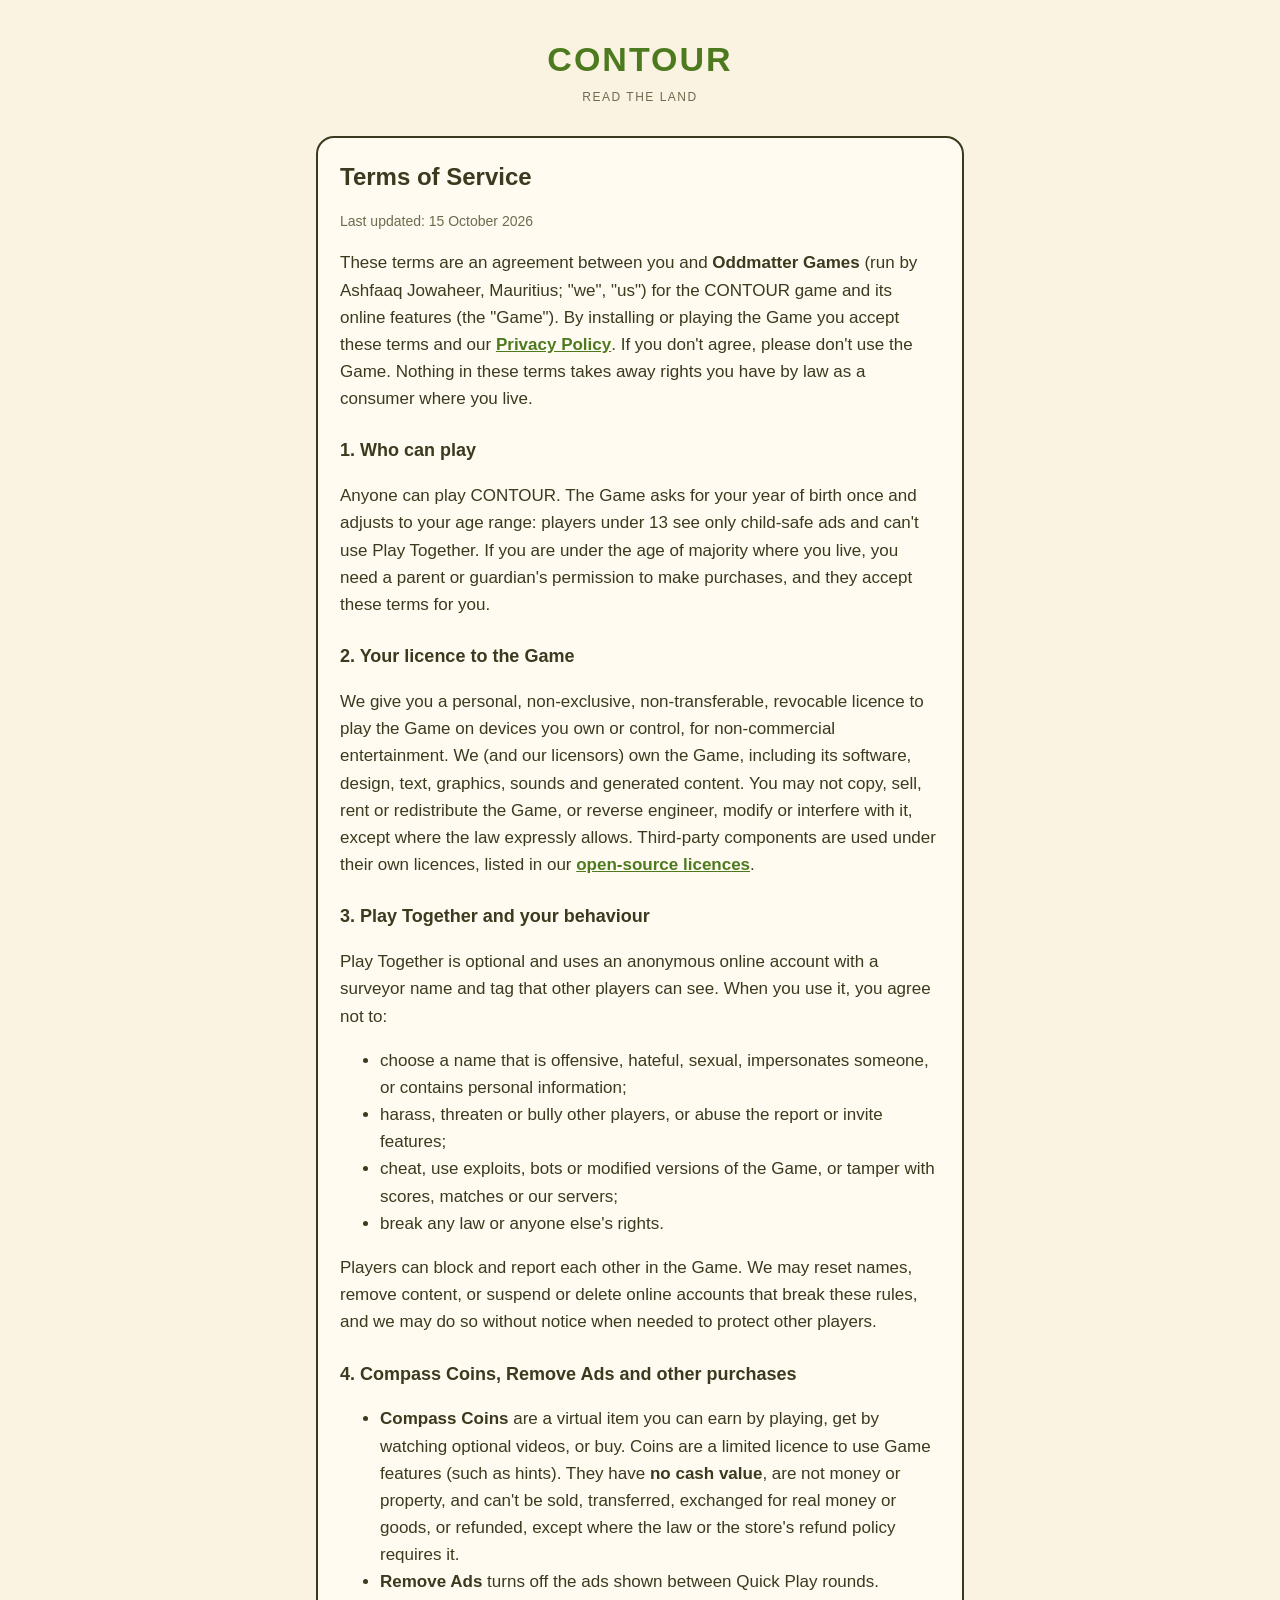
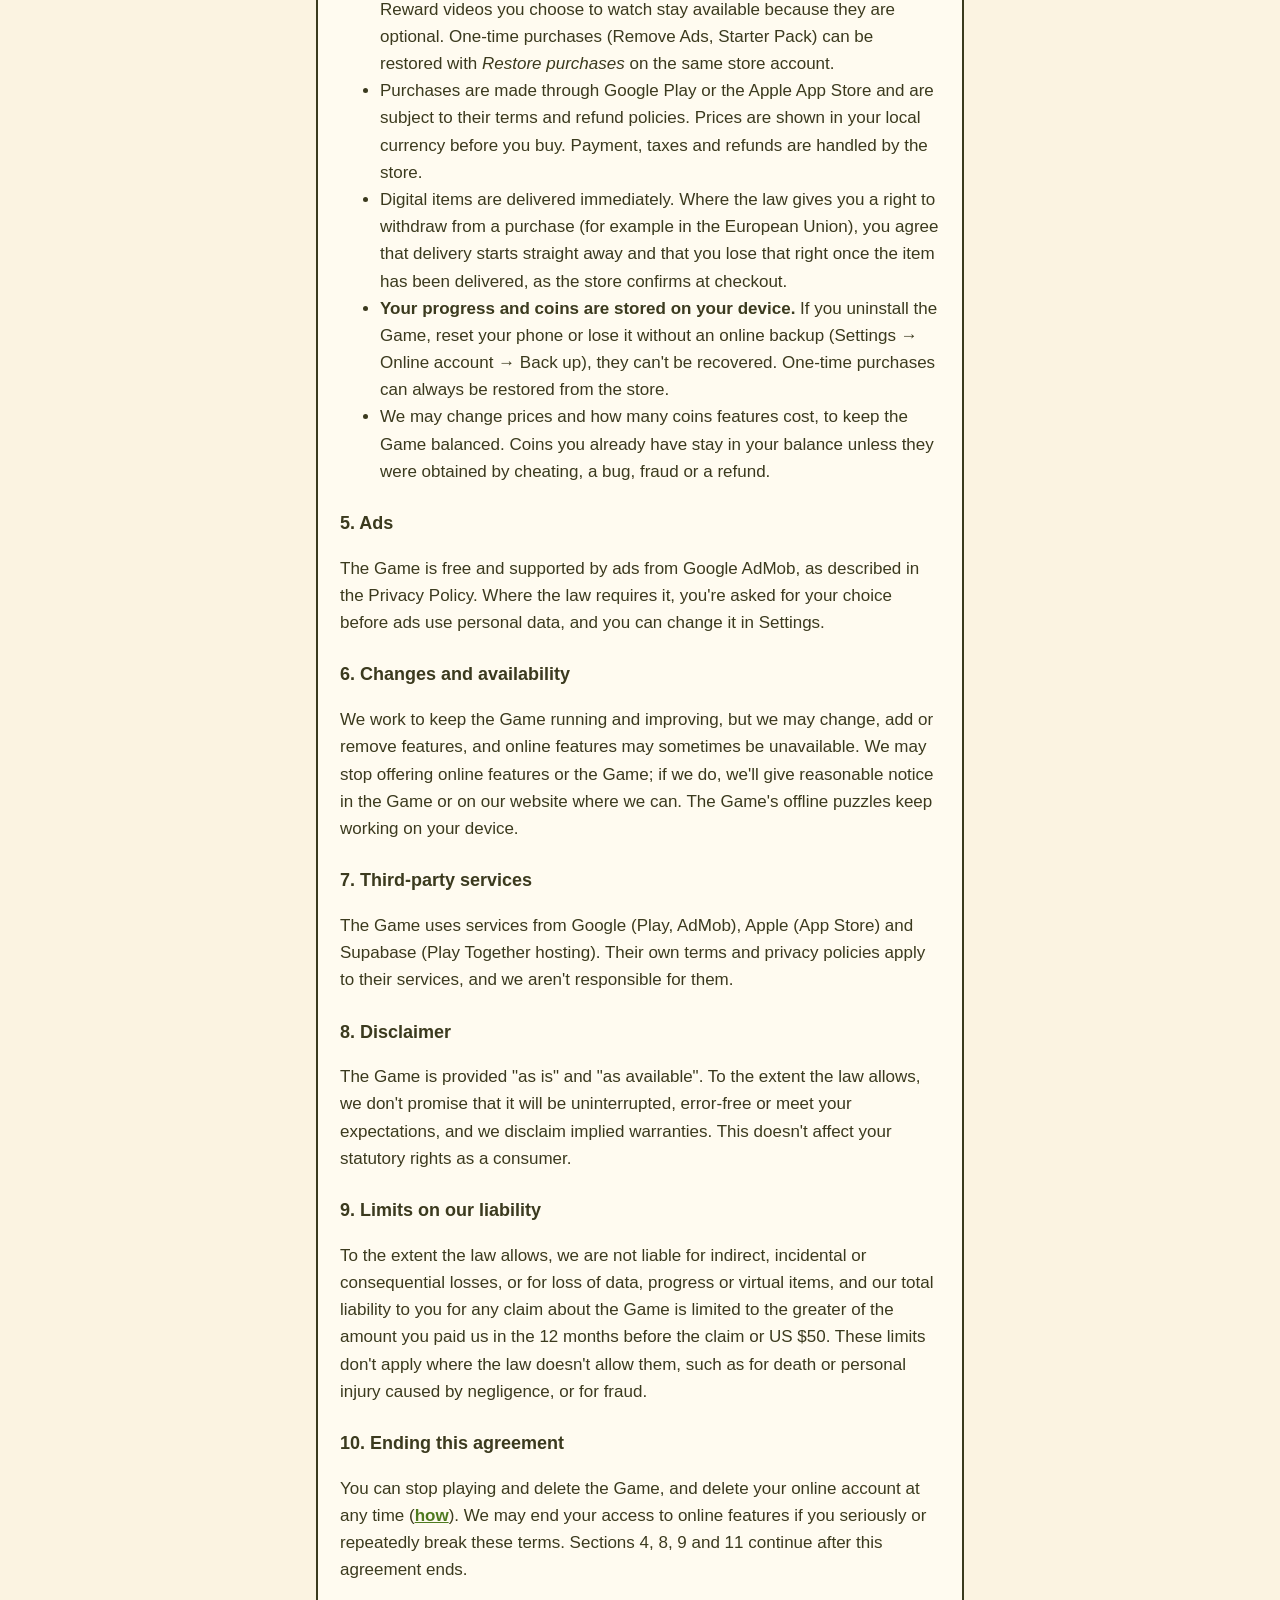
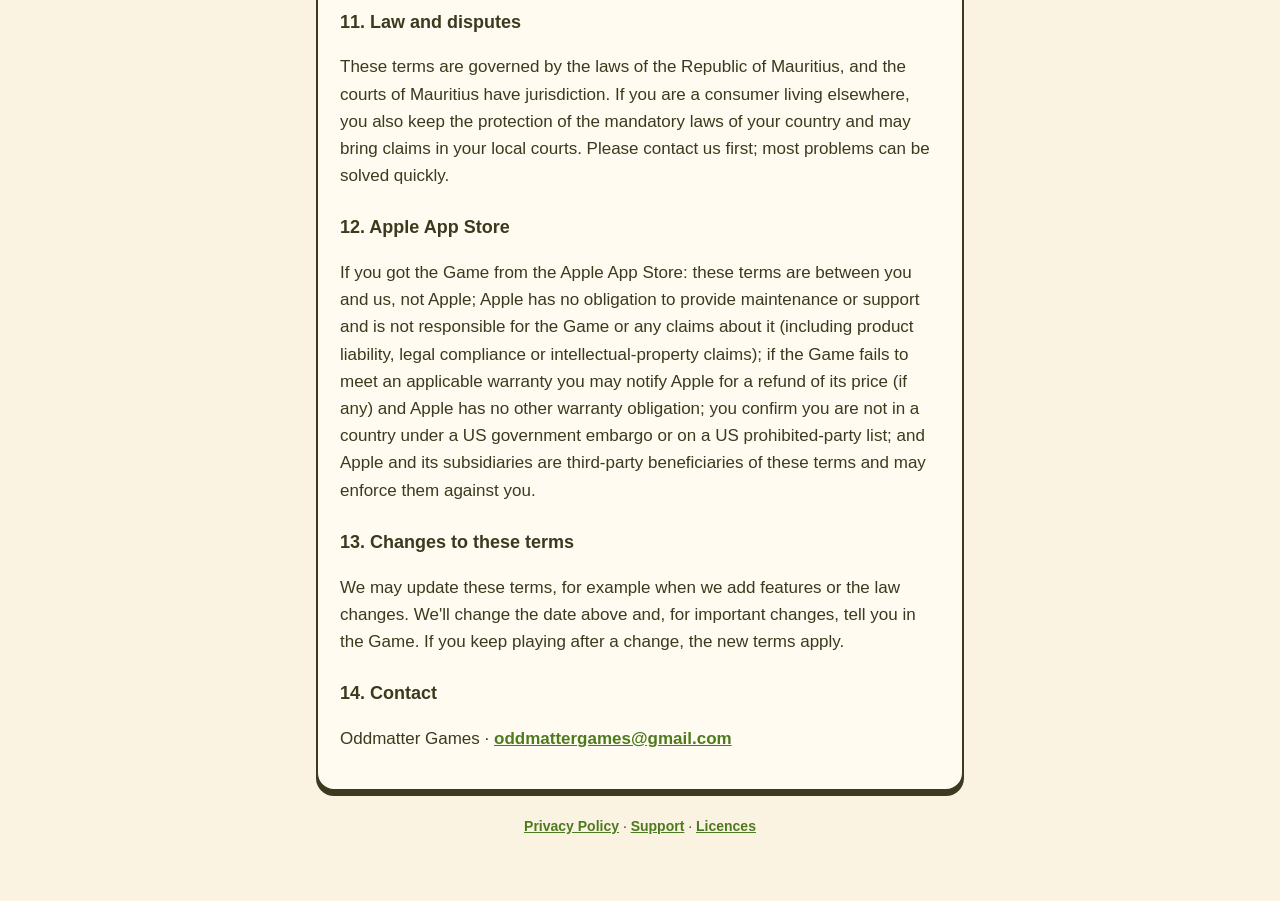
<file: terms.html>
<!doctype html>
<html lang="en">
<head>
<meta charset="utf-8">
<meta name="viewport" content="width=device-width, initial-scale=1">
<title>CONTOUR Terms of Service</title>
<link rel="stylesheet" href="style.css">
</head>
<body>
<main>
  <header><p class="mark">CONTOUR</p><p class="tag">READ THE LAND</p></header>
  <div class="card">
    <h1>Terms of Service</h1>
    <p class="muted">Last updated: 15 October 2026</p>

    <p>These terms are an agreement between you and <strong>Oddmatter Games</strong> (run by Ashfaaq Jowaheer,
    Mauritius; "we", "us") for the CONTOUR game and its online features (the "Game"). By installing or playing the Game you
    accept these terms and our <a href="privacy.html">Privacy Policy</a>. If you don't agree, please don't use the Game.
    Nothing in these terms takes away rights you have by law as a consumer where you live.</p>

    <h2>1. Who can play</h2>
    <p>Anyone can play CONTOUR. The Game asks for your year of birth once and adjusts to your age range: players under 13
    see only child-safe ads and can't use Play Together. If you are under the age of majority where you live, you need a
    parent or guardian's permission to make purchases, and they accept these terms for you.</p>

    <h2>2. Your licence to the Game</h2>
    <p>We give you a personal, non-exclusive, non-transferable, revocable licence to play the Game on devices you own or
    control, for non-commercial entertainment. We (and our licensors) own the Game, including its software, design,
    text, graphics, sounds and generated content. You may not copy, sell, rent or redistribute the Game, or reverse
    engineer, modify or interfere with it, except where the law expressly allows. Third-party components are used under
    their own licences, listed in our <a href="licenses.html">open-source licences</a>.</p>

    <h2>3. Play Together and your behaviour</h2>
    <p>Play Together is optional and uses an anonymous online account with a surveyor name and tag that other players can
    see. When you use it, you agree not to:</p>
    <ul>
      <li>choose a name that is offensive, hateful, sexual, impersonates someone, or contains personal information;</li>
      <li>harass, threaten or bully other players, or abuse the report or invite features;</li>
      <li>cheat, use exploits, bots or modified versions of the Game, or tamper with scores, matches or our servers;</li>
      <li>break any law or anyone else's rights.</li>
    </ul>
    <p>Players can block and report each other in the Game. We may reset names, remove content, or suspend or delete
    online accounts that break these rules, and we may do so without notice when needed to protect other players.</p>

    <h2>4. Compass Coins, Remove Ads and other purchases</h2>
    <ul>
      <li><strong>Compass Coins</strong> are a virtual item you can earn by playing, get by watching optional videos, or
      buy. Coins are a limited licence to use Game features (such as hints). They have <strong>no cash value</strong>, are
      not money or property, and can't be sold, transferred, exchanged for real money or goods, or refunded, except where
      the law or the store's refund policy requires it.</li>
      <li><strong>Remove Ads</strong> turns off the ads shown between Quick Play rounds. Reward videos you choose to watch
      stay available because they are optional. One-time purchases (Remove Ads, Starter Pack) can be restored with
      <em>Restore purchases</em> on the same store account.</li>
      <li>Purchases are made through Google Play or the Apple App Store and are subject to their terms and refund policies.
      Prices are shown in your local currency before you buy. Payment, taxes and refunds are handled by the store.</li>
      <li>Digital items are delivered immediately. Where the law gives you a right to withdraw from a purchase (for
      example in the European Union), you agree that delivery starts straight away and that you lose that right once the
      item has been delivered, as the store confirms at checkout.</li>
      <li><strong>Your progress and coins are stored on your device.</strong> If you uninstall the Game, reset your phone or
      lose it without an online backup (Settings → Online account → Back up), they can't be recovered. One-time
      purchases can always be restored from the store.</li>
      <li>We may change prices and how many coins features cost, to keep the Game balanced. Coins you already have stay in
      your balance unless they were obtained by cheating, a bug, fraud or a refund.</li>
    </ul>

    <h2>5. Ads</h2>
    <p>The Game is free and supported by ads from Google AdMob, as described in the Privacy Policy. Where the law requires
    it, you're asked for your choice before ads use personal data, and you can change it in Settings.</p>

    <h2>6. Changes and availability</h2>
    <p>We work to keep the Game running and improving, but we may change, add or remove features, and online features may
    sometimes be unavailable. We may stop offering online features or the Game; if we do, we'll give reasonable notice
    in the Game or on our website where we can. The Game's offline puzzles keep working on your device.</p>

    <h2>7. Third-party services</h2>
    <p>The Game uses services from Google (Play, AdMob), Apple (App Store) and Supabase (Play Together hosting). Their own
    terms and privacy policies apply to their services, and we aren't responsible for them.</p>

    <h2>8. Disclaimer</h2>
    <p>The Game is provided "as is" and "as available". To the extent the law allows, we don't promise that it will be
    uninterrupted, error-free or meet your expectations, and we disclaim implied warranties. This doesn't affect your
    statutory rights as a consumer.</p>

    <h2>9. Limits on our liability</h2>
    <p>To the extent the law allows, we are not liable for indirect, incidental or consequential losses, or for loss of
    data, progress or virtual items, and our total liability to you for any claim about the Game is limited to the
    greater of the amount you paid us in the 12 months before the claim or US $50. These limits don't apply where the
    law doesn't allow them, such as for death or personal injury caused by negligence, or for fraud.</p>

    <h2>10. Ending this agreement</h2>
    <p>You can stop playing and delete the Game, and delete your online account at any time
    (<a href="support.html#delete-account">how</a>). We may end your access to online features if you seriously or
    repeatedly break these terms. Sections 4, 8, 9 and 11 continue after this agreement ends.</p>

    <h2>11. Law and disputes</h2>
    <p>These terms are governed by the laws of the Republic of Mauritius, and the courts of Mauritius have jurisdiction.
    If you are a consumer living elsewhere, you also keep the protection of the mandatory laws of your country and may
    bring claims in your local courts. Please contact us first; most problems can be solved quickly.</p>

    <h2>12. Apple App Store</h2>
    <p>If you got the Game from the Apple App Store: these terms are between you and us, not Apple; Apple has no obligation
    to provide maintenance or support and is not responsible for the Game or any claims about it (including product
    liability, legal compliance or intellectual-property claims); if the Game fails to meet an applicable warranty you
    may notify Apple for a refund of its price (if any) and Apple has no other warranty obligation; you confirm you are
    not in a country under a US government embargo or on a US prohibited-party list; and Apple and its subsidiaries are
    third-party beneficiaries of these terms and may enforce them against you.</p>

    <h2>13. Changes to these terms</h2>
    <p>We may update these terms, for example when we add features or the law changes. We'll change the date above and,
    for important changes, tell you in the Game. If you keep playing after a change, the new terms apply.</p>

    <h2>14. Contact</h2>
    <p>Oddmatter Games · <a href="mailto:oddmattergames@gmail.com">oddmattergames@gmail.com</a></p>
  </div>
  <nav><a href="privacy.html">Privacy Policy</a> · <a href="support.html">Support</a> · <a href="licenses.html">Licences</a></nav>
</main>
</body>
</html>
</file>
<file: style.css>
:root { --ground: #FBF3E1; --card: #FFFBF0; --ink: #3B3A1E; --muted: #6E6A4E; --green: #4E7A1F; }
* { box-sizing: border-box; }
body { margin: 0; background: var(--ground); color: var(--ink); font: 17px/1.6 -apple-system, BlinkMacSystemFont, "Segoe UI", Roboto, sans-serif; }
main { max-width: 680px; margin: 0 auto; padding: 32px 16px 64px; }
header { text-align: center; margin-bottom: 28px; }
.mark { font-weight: 900; font-size: 34px; letter-spacing: 2px; color: var(--green); margin: 0; }
.tag { font-size: 12px; letter-spacing: 1.5px; color: var(--muted); margin: 2px 0 0; }
.card { background: var(--card); border: 2.5px solid var(--ink); border-radius: 18px; padding: 20px 22px; box-shadow: 0 5px 0 var(--ink); }
h1 { font-size: 24px; margin: 0 0 4px; }
h2 { font-size: 18px; margin: 24px 0 6px; }
p, li { color: var(--ink); }
.muted { color: var(--muted); font-size: 14px; }
a { color: var(--green); font-weight: 600; }
nav { text-align: center; margin-top: 24px; font-size: 14px; }
</file>
